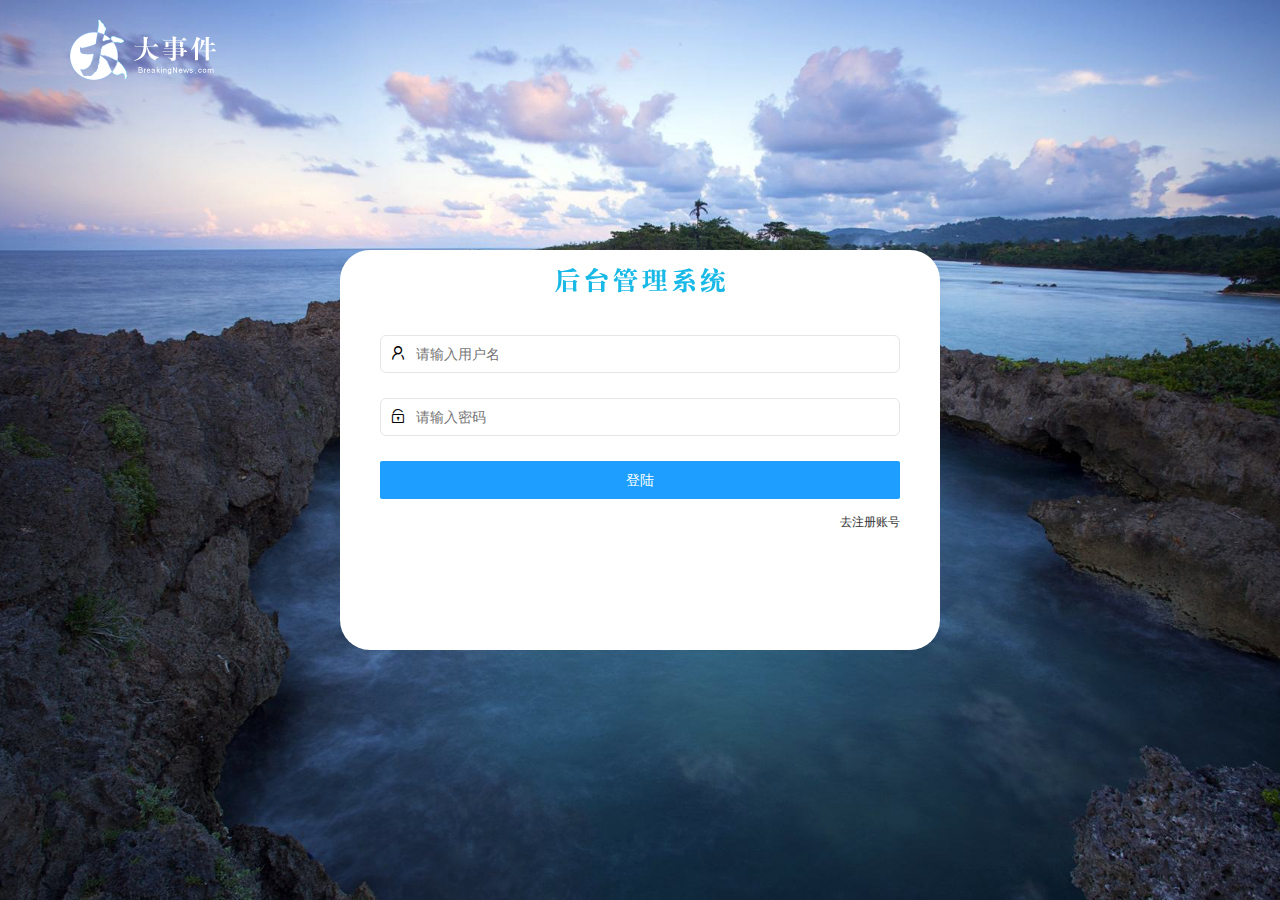
<file: login.html>
<!DOCTYPE html>
<html lang="en">

<head>
    <meta charset="UTF-8">
    <meta name="viewport" content="width=device-width, initial-scale=1.0">
    <title>大事件登陆注册</title>
    <link rel="stylesheet" href="assets/lib/layui/css/layui.css">
    <link rel="stylesheet" href="assets/css/login.css">

</head>

<body>
    <!-- logo图片 -->
    <div class="layui-main">
        <img src="assets/images/logo.png" alt="" />
    </div>

    <!-- 登陆注册区域 -->
    <div class="loginTab">
        <div class="titleBox"></div>
        <!-- 登陆的div -->
        <div class="loginBox">
            <!-- 登陆的表单 -->
            <form class="layui-form" action="" id="form_login">
                <!-- 用户名 -->
                <div class="layui-form-item">
                    <i class="layui-icon layui-icon-username"></i>
                    <input type="text" name="username" required lay-verify="required|username" placeholder="请输入用户名"
                        autocomplete="off" class="layui-input">
                </div>
                <!-- 密码 -->
                <div class="layui-form-item">
                    <i class="layui-icon layui-icon-password"></i>
                    <input type="password" name="password" required lay-verify="required|pass" placeholder="请输入密码"
                        autocomplete="off" class="layui-input">
                </div>
                <!-- 登陆按钮 -->
                <div class="layui-form-item">
                    <button class="layui-btn layui-btn-fluid layui-anim layui-anim-scaleSpring" lay-submit
                        lay-filter="formDemo">登陆</button>
                </div>
                <div class="layui-form-item link">
                    <a href="javascript:;" id="link_reg">去注册账号</a>
                </div>
            </form>
        </div>
        <!-- 注册的div -->
        <div class="regBox">
            <!-- 登陆的表单 -->
            <form class="layui-form" action="" id="form_reg">
                <!-- 用户名 -->
                <div class="layui-form-item">
                    <i class="layui-icon layui-icon-username"></i>
                    <input type="text" name="username" required lay-verify="required|username" placeholder="请输入用户名"
                        autocomplete="off" class="layui-input">
                </div>
                <!-- 密码 -->
                <div class="layui-form-item">
                    <i class="layui-icon layui-icon-password"></i>
                    <input type="text" name="password" required lay-verify="required|pass" placeholder="请输入密码"
                        autocomplete="off" class="layui-input">
                </div>
                <div class="layui-form-item">
                    <i class="layui-icon layui-icon-password"></i>
                    <input type="text" name="repassword" required lay-verify="required|pass|repwd" placeholder="请再次输入密码"
                        autocomplete="off" class="layui-input">
                </div>
                <!-- 登陆按钮 -->
                <div class="layui-form-item">
                    <button class="layui-btn layui-btn-fluid" lay-submit lay-filter="formDemo">注册</button>
                </div>
                <div class="layui-form-item link">
                    <a href="javascript:;" id="link_login">去登陆账号</a>
                </div>
            </form>
        </div>
    </div>
    <script src="assets/lib/jquery.js"></script>
    <script src="assets/js/baseAPI.js"></script>
    <script src="assets/lib/layui/layui.all.js"></script>
    <script src="assets/js/login.js"></script>
</body>

</html>
</file>
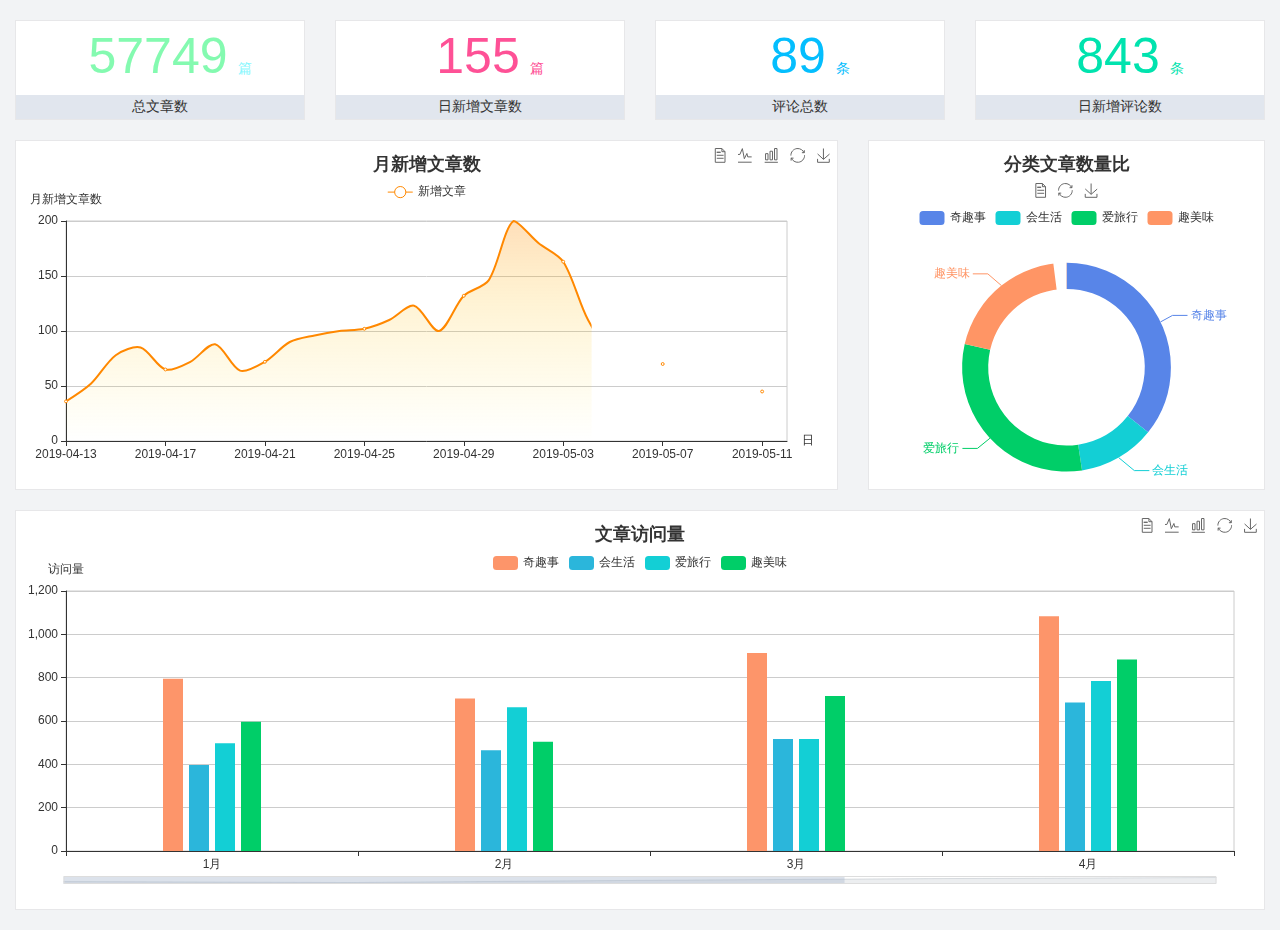
<file: home/dashboard.html>
<!DOCTYPE html>
<html lang="en">

<head>
  <meta charset="UTF-8">
  <meta name="viewport" content="width=device-width, initial-scale=1.0">
  <meta http-equiv="X-UA-Compatible" content="ie=edge">
  <title>图表统计</title>
  <link rel="stylesheet" href="../assets/lib/bootstrap.css" />
  <link rel="stylesheet" href="../assets/lib/main.css" />
  <script src="../assets/lib/jquery.js"></script>
  <script type="text/javascript" src="../assets/lib/echarts.min.js"></script>
</head>

<body>
  <div class="container-fluid">
    <div class="row spannel_list">
      <div class="col-sm-3 col-xs-6">
        <div class="spannel">
          <em>57749</em><span>篇</span>
          <b>总文章数</b>
        </div>
      </div>
      <div class="col-sm-3 col-xs-6">
        <div class="spannel scolor01">
          <em>155</em><span>篇</span>
          <b>日新增文章数</b>
        </div>
      </div>
      <div class="col-sm-3 col-xs-6">
        <div class="spannel scolor02">
          <em>89</em><span>条</span>
          <b>评论总数</b>
        </div>
      </div>
      <div class="col-sm-3 col-xs-6">
        <div class="spannel scolor03">
          <em>843</em><span>条</span>
          <b>日新增评论数</b>
        </div>
      </div>
    </div>
  </div>

  <div class="container-fluid">
    <div class="row curve-pie">
      <div class="col-lg-8 col-md-8">
        <div class="gragh_pannel" id="curve_show"></div>
      </div>
      <div class="col-lg-4 col-md-4">
        <div class="gragh_pannel" id="pie_show"></div>
      </div>
    </div>
  </div>

  <div class="container-fluid">
    <div class="column_pannel" id="column_show"></div>
  </div>

  <script>
    var oChart = echarts.init(document.getElementById('curve_show'));
    var aList_all = [
      { 'count': 36, 'date': '2019-04-13' },
      { 'count': 52, 'date': '2019-04-14' },
      { 'count': 78, 'date': '2019-04-15' },
      { 'count': 85, 'date': '2019-04-16' },
      { 'count': 65, 'date': '2019-04-17' },
      { 'count': 72, 'date': '2019-04-18' },
      { 'count': 88, 'date': '2019-04-19' },
      { 'count': 64, 'date': '2019-04-20' },
      { 'count': 72, 'date': '2019-04-21' },
      { 'count': 90, 'date': '2019-04-22' },
      { 'count': 96, 'date': '2019-04-23' },
      { 'count': 100, 'date': '2019-04-24' },
      { 'count': 102, 'date': '2019-04-25' },
      { 'count': 110, 'date': '2019-04-26' },
      { 'count': 123, 'date': '2019-04-27' },
      { 'count': 100, 'date': '2019-04-28' },
      { 'count': 132, 'date': '2019-04-29' },
      { 'count': 146, 'date': '2019-04-30' },
      { 'count': 200, 'date': '2019-05-01' },
      { 'count': 180, 'date': '2019-05-02' },
      { 'count': 163, 'date': '2019-05-03' },
      { 'count': 110, 'date': '2019-05-04' },
      { 'count': 80, 'date': '2019-05-05' },
      { 'count': 82, 'date': '2019-05-06' },
      { 'count': 70, 'date': '2019-05-07' },
      { 'count': 65, 'date': '2019-05-08' },
      { 'count': 54, 'date': '2019-05-09' },
      { 'count': 40, 'date': '2019-05-10' },
      { 'count': 45, 'date': '2019-05-11' },
      { 'count': 38, 'date': '2019-05-12' },
    ];

    let aCount = [];
    let aDate = [];

    for (var i = 0; i < aList_all.length; i++) {
      aCount.push(aList_all[i].count);
      aDate.push(aList_all[i].date);
    }

    var chartopt = {
      title: {
        text: '月新增文章数',
        left: 'center',
        top: '10'
      },
      tooltip: {
        trigger: 'axis'
      },
      legend: {
        data: ['新增文章'],
        top: '40'
      },
      toolbox: {
        show: true,
        feature: {
          mark: { show: true },
          dataView: { show: true, readOnly: false },
          magicType: { show: true, type: ['line', 'bar'] },
          restore: { show: true },
          saveAsImage: { show: true }
        }
      },
      calculable: true,
      xAxis: [
        {
          name: '日',
          type: 'category',
          boundaryGap: false,
          data: aDate
        }
      ],
      yAxis: [
        {
          name: '月新增文章数',
          type: 'value'
        }
      ],
      series: [
        {
          name: '新增文章',
          type: 'line',
          smooth: true,
          itemStyle: { normal: { areaStyle: { type: 'default' }, color: '#f80' }, lineStyle: { color: '#f80' } },
          data: aCount
        }],
      areaStyle: {
        normal: {
          color: new echarts.graphic.LinearGradient(0, 0, 0, 1, [{
            offset: 0,
            color: 'rgba(255,136,0,0.39)'
          }, {
            offset: .34,
            color: 'rgba(255,180,0,0.25)'
          }, {
            offset: 1,
            color: 'rgba(255,222,0,0.00)'
          }])

        }
      },
      grid: {
        show: true,
        x: 50,
        x2: 50,
        y: 80,
        height: 220
      }
    };

    oChart.setOption(chartopt);


    var oPie = echarts.init(document.getElementById('pie_show'));
    var oPieopt =
    {
      title: {
        top: 10,
        text: '分类文章数量比',
        x: 'center'
      },
      tooltip: {
        trigger: 'item',
        formatter: "{a} <br/>{b} : {c} ({d}%)"
      },
      color: ['#5885e8', '#13cfd5', '#00ce68', '#ff9565'],
      legend: {
        x: 'center',
        top: 65,
        data: ['奇趣事', '会生活', '爱旅行', '趣美味']
      },
      toolbox: {
        show: true,
        x: 'center',
        top: 35,
        feature: {
          mark: { show: true },
          dataView: { show: true, readOnly: false },
          magicType: {
            show: true,
            type: ['pie', 'funnel'],
            option: {
              funnel: {
                x: '25%',
                width: '50%',
                funnelAlign: 'left',
                max: 1548
              }
            }
          },
          restore: { show: true },
          saveAsImage: { show: true }
        }
      },
      calculable: true,
      series: [
        {
          name: '访问来源',
          type: 'pie',
          radius: ['45%', '60%'],
          center: ['50%', '65%'],
          data: [
            { value: 300, name: '奇趣事' },
            { value: 100, name: '会生活' },
            { value: 260, name: '爱旅行' },
            { value: 180, name: '趣美味' }
          ]
        }
      ]
    };
    oPie.setOption(oPieopt);



    var oColumn = this.echarts.init(document.getElementById('column_show'));
    var oColumnopt =
    {
      title: {
        text: '文章访问量',
        left: 'center',
        top: '10'
      },
      tooltip: {
        trigger: 'axis'
      },
      legend: {
        data: ['奇趣事', '会生活', '爱旅行', '趣美味'],
        top: '40'
      },
      toolbox: {
        show: true,
        feature: {
          mark: { show: true },
          dataView: { show: true, readOnly: false },
          magicType: { show: true, type: ['line', 'bar'] },
          restore: { show: true },
          saveAsImage: { show: true }
        }
      },
      calculable: true,
      xAxis: [
        {
          type: 'category',
          data: ['1月', '2月', '3月', '4月', '5月']
        }
      ],
      yAxis: [
        {
          name: '访问量',
          type: 'value'
        }
      ],
      series: [
        {
          name: '奇趣事',
          type: 'bar',
          barWidth: 20,
          itemStyle: {
            normal: { areaStyle: { type: 'default' }, color: '#fd956a' }
          },
          data: [800, 708, 920, 1090, 1200]
        },
        {
          name: '会生活',
          type: 'bar',
          barWidth: 20,
          itemStyle: {
            normal: { areaStyle: { type: 'default' }, color: '#2bb6db' }
          },
          data: [400, 468, 520, 690, 800]
        },
        {
          name: '爱旅行',
          type: 'bar',
          barWidth: 20,
          itemStyle: {
            normal: { areaStyle: { type: 'default' }, color: '#13cfd5' }
          },
          data: [500, 668, 520, 790, 900]
        },
        {
          name: '趣美味',
          type: 'bar',
          barWidth: 20,
          itemStyle: {
            normal: { areaStyle: { type: 'default' }, color: '#00ce68' }
          },
          data: [600, 508, 720, 890, 1000]
        }
      ],
      grid: {
        show: true,
        x: 50,
        x2: 30,
        y: 80,
        height: 260
      },
      dataZoom: [//给x轴设置滚动条
        {
          start: 0,//默认为0
          end: 100 - 1000 / 31,//默认为100
          type: 'slider',
          show: true,
          xAxisIndex: [0],
          handleSize: 0,//滑动条的 左右2个滑动条的大小
          height: 8,//组件高度
          left: 45, //左边的距离
          right: 50,//右边的距离
          bottom: 26,//右边的距离
          handleColor: '#ddd',//h滑动图标的颜色
          handleStyle: {
            borderColor: "#cacaca",
            borderWidth: "1",
            shadowBlur: 2,
            background: "#ddd",
            shadowColor: "#ddd",
          }
        }]
    };
    oColumn.setOption(oColumnopt);
  </script>
</body>

</html>
</file>
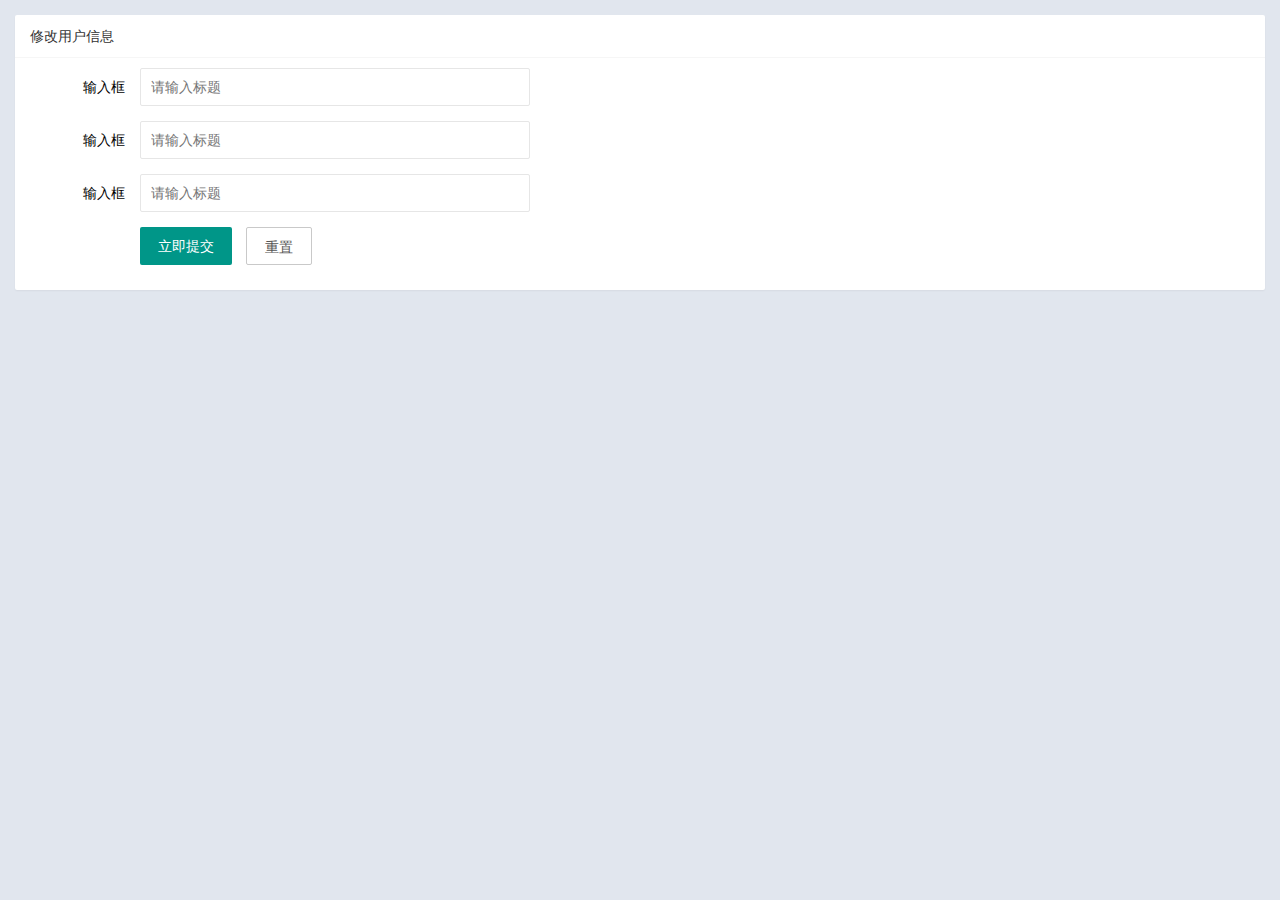
<file: user/user.html>
<link rel="stylesheet" href="../assets/lib/layui/css/layui.css">
<link rel="stylesheet" href="../assets/css/user/user.css">

<body>
    <div class="layui-card">
        <div class="layui-card-header">修改用户信息</div>
        <div class="layui-card-body">
            <form class="layui-form" action="">
                <div class="layui-form-item">
                    <label class="layui-form-label">输入框</label>
                    <div class="layui-input-block">
                        <input type="text" name="title" required lay-verify="required" placeholder="请输入标题"
                            autocomplete="off" class="layui-input">
                    </div>
                </div>
                <div class="layui-form-item">
                    <label class="layui-form-label">输入框</label>
                    <div class="layui-input-block">
                        <input type="text" name="title" required lay-verify="required" placeholder="请输入标题"
                            autocomplete="off" class="layui-input">
                    </div>
                </div>
                <div class="layui-form-item">
                    <label class="layui-form-label">输入框</label>
                    <div class="layui-input-block">
                        <input type="text" name="title" required lay-verify="required" placeholder="请输入标题"
                            autocomplete="off" class="layui-input">
                    </div>
                </div>
                <div class="layui-form-item">
                    <div class="layui-input-block">
                        <button class="layui-btn" lay-submit lay-filter="formDemo">立即提交</button>
                        <button type="reset" class="layui-btn layui-btn-primary">重置</button>
                    </div>
                </div>
            </form>

        </div>
    </div>
</body>
</file>
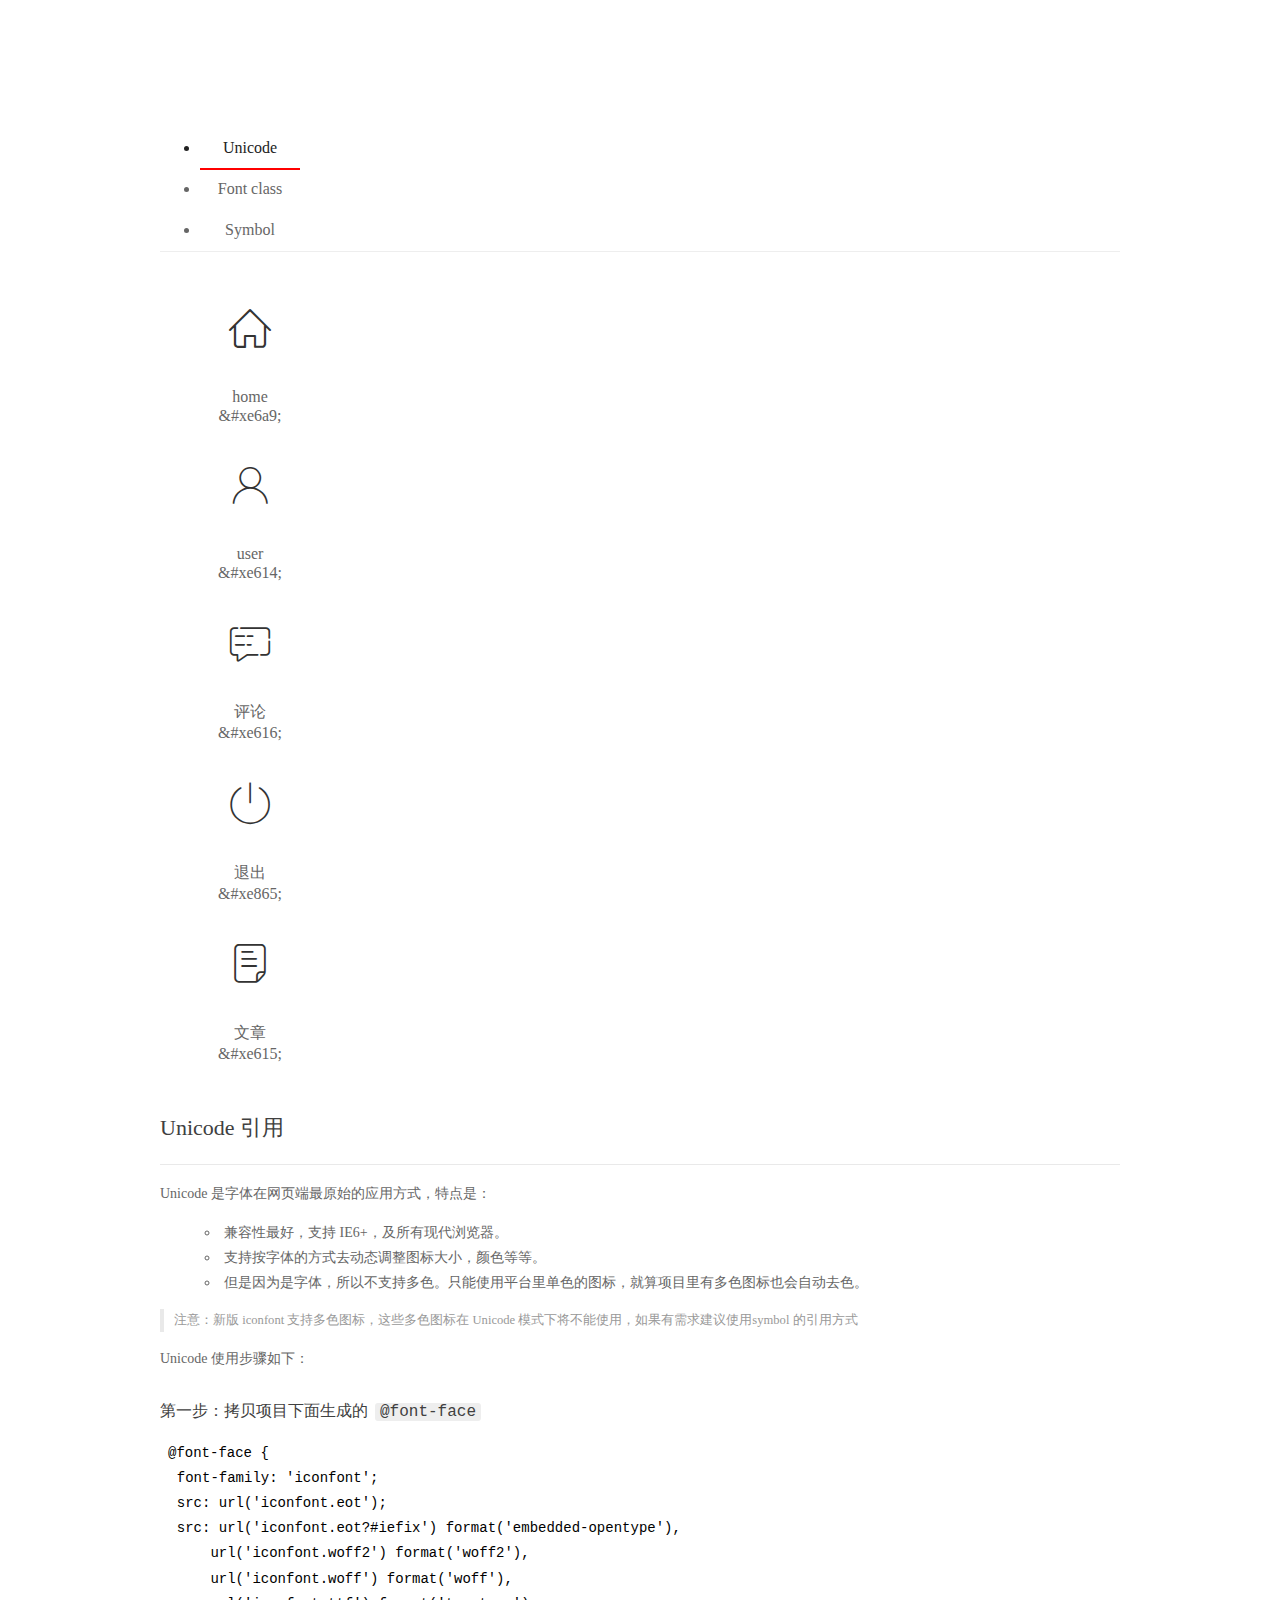
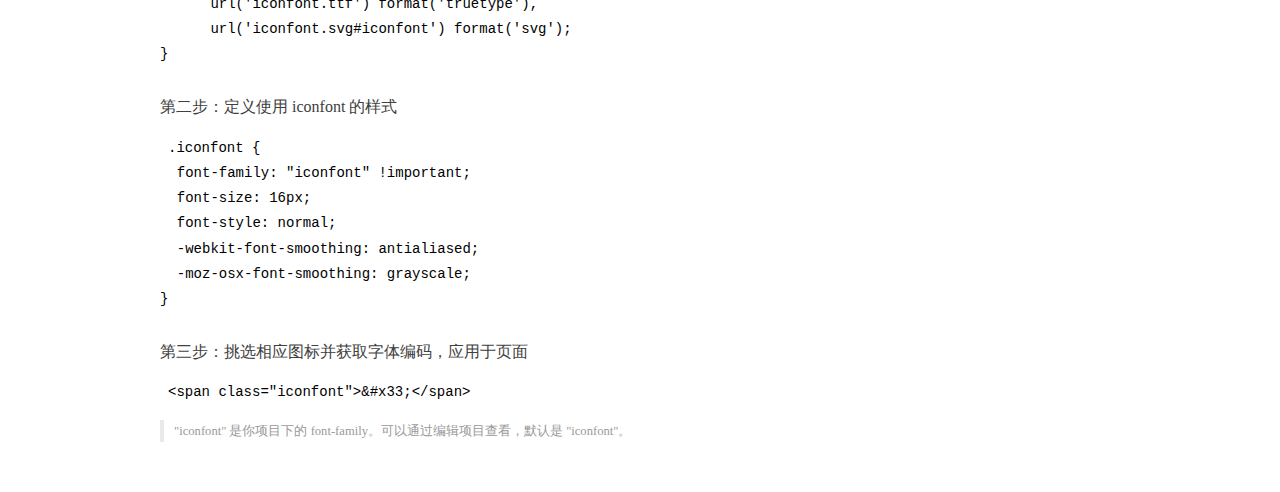
<file: assets/fonts/demo_index.html>
<!DOCTYPE html>
<html>
<head>
  <meta charset="utf-8"/>
  <title>IconFont Demo</title>
  <link rel="shortcut icon" href="https://gtms04.alicdn.com/tps/i4/TB1_oz6GVXXXXaFXpXXJDFnIXXX-64-64.ico" type="image/x-icon"/>
  <link rel="stylesheet" href="https://g.alicdn.com/thx/cube/1.3.2/cube.min.css">
  <link rel="stylesheet" href="demo.css">
  <link rel="stylesheet" href="iconfont.css">
  <script src="iconfont.js"></script>
  <!-- jQuery -->
  <script src="https://a1.alicdn.com/oss/uploads/2018/12/26/7bfddb60-08e8-11e9-9b04-53e73bb6408b.js"></script>
  <!-- 代码高亮 -->
  <script src="https://a1.alicdn.com/oss/uploads/2018/12/26/a3f714d0-08e6-11e9-8a15-ebf944d7534c.js"></script>
</head>
<body>
  <div class="main">
    <h1 class="logo"><a href="https://www.iconfont.cn/" title="iconfont 首页" target="_blank">&#xe86b;</a></h1>
    <div class="nav-tabs">
      <ul id="tabs" class="dib-box">
        <li class="dib active"><span>Unicode</span></li>
        <li class="dib"><span>Font class</span></li>
        <li class="dib"><span>Symbol</span></li>
      </ul>
      
    </div>
    <div class="tab-container">
      <div class="content unicode" style="display: block;">
          <ul class="icon_lists dib-box">
          
            <li class="dib">
              <span class="icon iconfont">&#xe6a9;</span>
                <div class="name">home</div>
                <div class="code-name">&amp;#xe6a9;</div>
              </li>
          
            <li class="dib">
              <span class="icon iconfont">&#xe614;</span>
                <div class="name">user</div>
                <div class="code-name">&amp;#xe614;</div>
              </li>
          
            <li class="dib">
              <span class="icon iconfont">&#xe616;</span>
                <div class="name">评论</div>
                <div class="code-name">&amp;#xe616;</div>
              </li>
          
            <li class="dib">
              <span class="icon iconfont">&#xe865;</span>
                <div class="name">退出</div>
                <div class="code-name">&amp;#xe865;</div>
              </li>
          
            <li class="dib">
              <span class="icon iconfont">&#xe615;</span>
                <div class="name">文章</div>
                <div class="code-name">&amp;#xe615;</div>
              </li>
          
          </ul>
          <div class="article markdown">
          <h2 id="unicode-">Unicode 引用</h2>
          <hr>

          <p>Unicode 是字体在网页端最原始的应用方式，特点是：</p>
          <ul>
            <li>兼容性最好，支持 IE6+，及所有现代浏览器。</li>
            <li>支持按字体的方式去动态调整图标大小，颜色等等。</li>
            <li>但是因为是字体，所以不支持多色。只能使用平台里单色的图标，就算项目里有多色图标也会自动去色。</li>
          </ul>
          <blockquote>
            <p>注意：新版 iconfont 支持多色图标，这些多色图标在 Unicode 模式下将不能使用，如果有需求建议使用symbol 的引用方式</p>
          </blockquote>
          <p>Unicode 使用步骤如下：</p>
          <h3 id="-font-face">第一步：拷贝项目下面生成的 <code>@font-face</code></h3>
<pre><code class="language-css"
>@font-face {
  font-family: 'iconfont';
  src: url('iconfont.eot');
  src: url('iconfont.eot?#iefix') format('embedded-opentype'),
      url('iconfont.woff2') format('woff2'),
      url('iconfont.woff') format('woff'),
      url('iconfont.ttf') format('truetype'),
      url('iconfont.svg#iconfont') format('svg');
}
</code></pre>
          <h3 id="-iconfont-">第二步：定义使用 iconfont 的样式</h3>
<pre><code class="language-css"
>.iconfont {
  font-family: "iconfont" !important;
  font-size: 16px;
  font-style: normal;
  -webkit-font-smoothing: antialiased;
  -moz-osx-font-smoothing: grayscale;
}
</code></pre>
          <h3 id="-">第三步：挑选相应图标并获取字体编码，应用于页面</h3>
<pre>
<code class="language-html"
>&lt;span class="iconfont"&gt;&amp;#x33;&lt;/span&gt;
</code></pre>
          <blockquote>
            <p>"iconfont" 是你项目下的 font-family。可以通过编辑项目查看，默认是 "iconfont"。</p>
          </blockquote>
          </div>
      </div>
      <div class="content font-class">
        <ul class="icon_lists dib-box">
          
          <li class="dib">
            <span class="icon iconfont icon-home"></span>
            <div class="name">
              home
            </div>
            <div class="code-name">.icon-home
            </div>
          </li>
          
          <li class="dib">
            <span class="icon iconfont icon-user"></span>
            <div class="name">
              user
            </div>
            <div class="code-name">.icon-user
            </div>
          </li>
          
          <li class="dib">
            <span class="icon iconfont icon-pinglun"></span>
            <div class="name">
              评论
            </div>
            <div class="code-name">.icon-pinglun
            </div>
          </li>
          
          <li class="dib">
            <span class="icon iconfont icon-tuichu"></span>
            <div class="name">
              退出
            </div>
            <div class="code-name">.icon-tuichu
            </div>
          </li>
          
          <li class="dib">
            <span class="icon iconfont icon-16"></span>
            <div class="name">
              文章
            </div>
            <div class="code-name">.icon-16
            </div>
          </li>
          
        </ul>
        <div class="article markdown">
        <h2 id="font-class-">font-class 引用</h2>
        <hr>

        <p>font-class 是 Unicode 使用方式的一种变种，主要是解决 Unicode 书写不直观，语意不明确的问题。</p>
        <p>与 Unicode 使用方式相比，具有如下特点：</p>
        <ul>
          <li>兼容性良好，支持 IE8+，及所有现代浏览器。</li>
          <li>相比于 Unicode 语意明确，书写更直观。可以很容易分辨这个 icon 是什么。</li>
          <li>因为使用 class 来定义图标，所以当要替换图标时，只需要修改 class 里面的 Unicode 引用。</li>
          <li>不过因为本质上还是使用的字体，所以多色图标还是不支持的。</li>
        </ul>
        <p>使用步骤如下：</p>
        <h3 id="-fontclass-">第一步：引入项目下面生成的 fontclass 代码：</h3>
<pre><code class="language-html">&lt;link rel="stylesheet" href="./iconfont.css"&gt;
</code></pre>
        <h3 id="-">第二步：挑选相应图标并获取类名，应用于页面：</h3>
<pre><code class="language-html">&lt;span class="iconfont icon-xxx"&gt;&lt;/span&gt;
</code></pre>
        <blockquote>
          <p>"
            iconfont" 是你项目下的 font-family。可以通过编辑项目查看，默认是 "iconfont"。</p>
        </blockquote>
      </div>
      </div>
      <div class="content symbol">
          <ul class="icon_lists dib-box">
          
            <li class="dib">
                <svg class="icon svg-icon" aria-hidden="true">
                  <use xlink:href="#icon-home"></use>
                </svg>
                <div class="name">home</div>
                <div class="code-name">#icon-home</div>
            </li>
          
            <li class="dib">
                <svg class="icon svg-icon" aria-hidden="true">
                  <use xlink:href="#icon-user"></use>
                </svg>
                <div class="name">user</div>
                <div class="code-name">#icon-user</div>
            </li>
          
            <li class="dib">
                <svg class="icon svg-icon" aria-hidden="true">
                  <use xlink:href="#icon-pinglun"></use>
                </svg>
                <div class="name">评论</div>
                <div class="code-name">#icon-pinglun</div>
            </li>
          
            <li class="dib">
                <svg class="icon svg-icon" aria-hidden="true">
                  <use xlink:href="#icon-tuichu"></use>
                </svg>
                <div class="name">退出</div>
                <div class="code-name">#icon-tuichu</div>
            </li>
          
            <li class="dib">
                <svg class="icon svg-icon" aria-hidden="true">
                  <use xlink:href="#icon-16"></use>
                </svg>
                <div class="name">文章</div>
                <div class="code-name">#icon-16</div>
            </li>
          
          </ul>
          <div class="article markdown">
          <h2 id="symbol-">Symbol 引用</h2>
          <hr>

          <p>这是一种全新的使用方式，应该说这才是未来的主流，也是平台目前推荐的用法。相关介绍可以参考这篇<a href="">文章</a>
            这种用法其实是做了一个 SVG 的集合，与另外两种相比具有如下特点：</p>
          <ul>
            <li>支持多色图标了，不再受单色限制。</li>
            <li>通过一些技巧，支持像字体那样，通过 <code>font-size</code>, <code>color</code> 来调整样式。</li>
            <li>兼容性较差，支持 IE9+，及现代浏览器。</li>
            <li>浏览器渲染 SVG 的性能一般，还不如 png。</li>
          </ul>
          <p>使用步骤如下：</p>
          <h3 id="-symbol-">第一步：引入项目下面生成的 symbol 代码：</h3>
<pre><code class="language-html">&lt;script src="./iconfont.js"&gt;&lt;/script&gt;
</code></pre>
          <h3 id="-css-">第二步：加入通用 CSS 代码（引入一次就行）：</h3>
<pre><code class="language-html">&lt;style&gt;
.icon {
  width: 1em;
  height: 1em;
  vertical-align: -0.15em;
  fill: currentColor;
  overflow: hidden;
}
&lt;/style&gt;
</code></pre>
          <h3 id="-">第三步：挑选相应图标并获取类名，应用于页面：</h3>
<pre><code class="language-html">&lt;svg class="icon" aria-hidden="true"&gt;
  &lt;use xlink:href="#icon-xxx"&gt;&lt;/use&gt;
&lt;/svg&gt;
</code></pre>
          </div>
      </div>

    </div>
  </div>
  <script>
  $(document).ready(function () {
      $('.tab-container .content:first').show()

      $('#tabs li').click(function (e) {
        var tabContent = $('.tab-container .content')
        var index = $(this).index()

        if ($(this).hasClass('active')) {
          return
        } else {
          $('#tabs li').removeClass('active')
          $(this).addClass('active')

          tabContent.hide().eq(index).fadeIn()
        }
      })
    })
  </script>
</body>
</html>
</file>
<file: assets/lib/layui/css/layui.css>
/** layui-v2.5.5 MIT License By https://www.layui.com */
 .layui-inline,img{display:inline-block;vertical-align:middle}h1,h2,h3,h4,h5,h6{font-weight:400}.layui-edge,.layui-header,.layui-inline,.layui-main{position:relative}.layui-body,.layui-edge,.layui-elip{overflow:hidden}.layui-btn,.layui-edge,.layui-inline,img{vertical-align:middle}.layui-btn,.layui-disabled,.layui-icon,.layui-unselect{-moz-user-select:none;-webkit-user-select:none;-ms-user-select:none}.layui-elip,.layui-form-checkbox span,.layui-form-pane .layui-form-label{text-overflow:ellipsis;white-space:nowrap}.layui-breadcrumb,.layui-tree-btnGroup{visibility:hidden}blockquote,body,button,dd,div,dl,dt,form,h1,h2,h3,h4,h5,h6,input,li,ol,p,pre,td,textarea,th,ul{margin:0;padding:0;-webkit-tap-highlight-color:rgba(0,0,0,0)}a:active,a:hover{outline:0}img{border:none}li{list-style:none}table{border-collapse:collapse;border-spacing:0}h4,h5,h6{font-size:100%}button,input,optgroup,option,select,textarea{font-family:inherit;font-size:inherit;font-style:inherit;font-weight:inherit;outline:0}pre{white-space:pre-wrap;white-space:-moz-pre-wrap;white-space:-pre-wrap;white-space:-o-pre-wrap;word-wrap:break-word}body{line-height:24px;font:14px Helvetica Neue,Helvetica,PingFang SC,Tahoma,Arial,sans-serif}hr{height:1px;margin:10px 0;border:0;clear:both}a{color:#333;text-decoration:none}a:hover{color:#777}a cite{font-style:normal;*cursor:pointer}.layui-border-box,.layui-border-box *{box-sizing:border-box}.layui-box,.layui-box *{box-sizing:content-box}.layui-clear{clear:both;*zoom:1}.layui-clear:after{content:'\20';clear:both;*zoom:1;display:block;height:0}.layui-inline{*display:inline;*zoom:1}.layui-edge{display:inline-block;width:0;height:0;border-width:6px;border-style:dashed;border-color:transparent}.layui-edge-top{top:-4px;border-bottom-color:#999;border-bottom-style:solid}.layui-edge-right{border-left-color:#999;border-left-style:solid}.layui-edge-bottom{top:2px;border-top-color:#999;border-top-style:solid}.layui-edge-left{border-right-color:#999;border-right-style:solid}.layui-disabled,.layui-disabled:hover{color:#d2d2d2!important;cursor:not-allowed!important}.layui-circle{border-radius:100%}.layui-show{display:block!important}.layui-hide{display:none!important}@font-face{font-family:layui-icon;src:url(../font/iconfont.eot?v=250);src:url(../font/iconfont.eot?v=250#iefix) format('embedded-opentype'),url(../font/iconfont.woff2?v=250) format('woff2'),url(../font/iconfont.woff?v=250) format('woff'),url(../font/iconfont.ttf?v=250) format('truetype'),url(../font/iconfont.svg?v=250#layui-icon) format('svg')}.layui-icon{font-family:layui-icon!important;font-size:16px;font-style:normal;-webkit-font-smoothing:antialiased;-moz-osx-font-smoothing:grayscale}.layui-icon-reply-fill:before{content:"\e611"}.layui-icon-set-fill:before{content:"\e614"}.layui-icon-menu-fill:before{content:"\e60f"}.layui-icon-search:before{content:"\e615"}.layui-icon-share:before{content:"\e641"}.layui-icon-set-sm:before{content:"\e620"}.layui-icon-engine:before{content:"\e628"}.layui-icon-close:before{content:"\1006"}.layui-icon-close-fill:before{content:"\1007"}.layui-icon-chart-screen:before{content:"\e629"}.layui-icon-star:before{content:"\e600"}.layui-icon-circle-dot:before{content:"\e617"}.layui-icon-chat:before{content:"\e606"}.layui-icon-release:before{content:"\e609"}.layui-icon-list:before{content:"\e60a"}.layui-icon-chart:before{content:"\e62c"}.layui-icon-ok-circle:before{content:"\1005"}.layui-icon-layim-theme:before{content:"\e61b"}.layui-icon-table:before{content:"\e62d"}.layui-icon-right:before{content:"\e602"}.layui-icon-left:before{content:"\e603"}.layui-icon-cart-simple:before{content:"\e698"}.layui-icon-face-cry:before{content:"\e69c"}.layui-icon-face-smile:before{content:"\e6af"}.layui-icon-survey:before{content:"\e6b2"}.layui-icon-tree:before{content:"\e62e"}.layui-icon-upload-circle:before{content:"\e62f"}.layui-icon-add-circle:before{content:"\e61f"}.layui-icon-download-circle:before{content:"\e601"}.layui-icon-templeate-1:before{content:"\e630"}.layui-icon-util:before{content:"\e631"}.layui-icon-face-surprised:before{content:"\e664"}.layui-icon-edit:before{content:"\e642"}.layui-icon-speaker:before{content:"\e645"}.layui-icon-down:before{content:"\e61a"}.layui-icon-file:before{content:"\e621"}.layui-icon-layouts:before{content:"\e632"}.layui-icon-rate-half:before{content:"\e6c9"}.layui-icon-add-circle-fine:before{content:"\e608"}.layui-icon-prev-circle:before{content:"\e633"}.layui-icon-read:before{content:"\e705"}.layui-icon-404:before{content:"\e61c"}.layui-icon-carousel:before{content:"\e634"}.layui-icon-help:before{content:"\e607"}.layui-icon-code-circle:before{content:"\e635"}.layui-icon-water:before{content:"\e636"}.layui-icon-username:before{content:"\e66f"}.layui-icon-find-fill:before{content:"\e670"}.layui-icon-about:before{content:"\e60b"}.layui-icon-location:before{content:"\e715"}.layui-icon-up:before{content:"\e619"}.layui-icon-pause:before{content:"\e651"}.layui-icon-date:before{content:"\e637"}.layui-icon-layim-uploadfile:before{content:"\e61d"}.layui-icon-delete:before{content:"\e640"}.layui-icon-play:before{content:"\e652"}.layui-icon-top:before{content:"\e604"}.layui-icon-friends:before{content:"\e612"}.layui-icon-refresh-3:before{content:"\e9aa"}.layui-icon-ok:before{content:"\e605"}.layui-icon-layer:before{content:"\e638"}.layui-icon-face-smile-fine:before{content:"\e60c"}.layui-icon-dollar:before{content:"\e659"}.layui-icon-group:before{content:"\e613"}.layui-icon-layim-download:before{content:"\e61e"}.layui-icon-picture-fine:before{content:"\e60d"}.layui-icon-link:before{content:"\e64c"}.layui-icon-diamond:before{content:"\e735"}.layui-icon-log:before{content:"\e60e"}.layui-icon-rate-solid:before{content:"\e67a"}.layui-icon-fonts-del:before{content:"\e64f"}.layui-icon-unlink:before{content:"\e64d"}.layui-icon-fonts-clear:before{content:"\e639"}.layui-icon-triangle-r:before{content:"\e623"}.layui-icon-circle:before{content:"\e63f"}.layui-icon-radio:before{content:"\e643"}.layui-icon-align-center:before{content:"\e647"}.layui-icon-align-right:before{content:"\e648"}.layui-icon-align-left:before{content:"\e649"}.layui-icon-loading-1:before{content:"\e63e"}.layui-icon-return:before{content:"\e65c"}.layui-icon-fonts-strong:before{content:"\e62b"}.layui-icon-upload:before{content:"\e67c"}.layui-icon-dialogue:before{content:"\e63a"}.layui-icon-video:before{content:"\e6ed"}.layui-icon-headset:before{content:"\e6fc"}.layui-icon-cellphone-fine:before{content:"\e63b"}.layui-icon-add-1:before{content:"\e654"}.layui-icon-face-smile-b:before{content:"\e650"}.layui-icon-fonts-html:before{content:"\e64b"}.layui-icon-form:before{content:"\e63c"}.layui-icon-cart:before{content:"\e657"}.layui-icon-camera-fill:before{content:"\e65d"}.layui-icon-tabs:before{content:"\e62a"}.layui-icon-fonts-code:before{content:"\e64e"}.layui-icon-fire:before{content:"\e756"}.layui-icon-set:before{content:"\e716"}.layui-icon-fonts-u:before{content:"\e646"}.layui-icon-triangle-d:before{content:"\e625"}.layui-icon-tips:before{content:"\e702"}.layui-icon-picture:before{content:"\e64a"}.layui-icon-more-vertical:before{content:"\e671"}.layui-icon-flag:before{content:"\e66c"}.layui-icon-loading:before{content:"\e63d"}.layui-icon-fonts-i:before{content:"\e644"}.layui-icon-refresh-1:before{content:"\e666"}.layui-icon-rmb:before{content:"\e65e"}.layui-icon-home:before{content:"\e68e"}.layui-icon-user:before{content:"\e770"}.layui-icon-notice:before{content:"\e667"}.layui-icon-login-weibo:before{content:"\e675"}.layui-icon-voice:before{content:"\e688"}.layui-icon-upload-drag:before{content:"\e681"}.layui-icon-login-qq:before{content:"\e676"}.layui-icon-snowflake:before{content:"\e6b1"}.layui-icon-file-b:before{content:"\e655"}.layui-icon-template:before{content:"\e663"}.layui-icon-auz:before{content:"\e672"}.layui-icon-console:before{content:"\e665"}.layui-icon-app:before{content:"\e653"}.layui-icon-prev:before{content:"\e65a"}.layui-icon-website:before{content:"\e7ae"}.layui-icon-next:before{content:"\e65b"}.layui-icon-component:before{content:"\e857"}.layui-icon-more:before{content:"\e65f"}.layui-icon-login-wechat:before{content:"\e677"}.layui-icon-shrink-right:before{content:"\e668"}.layui-icon-spread-left:before{content:"\e66b"}.layui-icon-camera:before{content:"\e660"}.layui-icon-note:before{content:"\e66e"}.layui-icon-refresh:before{content:"\e669"}.layui-icon-female:before{content:"\e661"}.layui-icon-male:before{content:"\e662"}.layui-icon-password:before{content:"\e673"}.layui-icon-senior:before{content:"\e674"}.layui-icon-theme:before{content:"\e66a"}.layui-icon-tread:before{content:"\e6c5"}.layui-icon-praise:before{content:"\e6c6"}.layui-icon-star-fill:before{content:"\e658"}.layui-icon-rate:before{content:"\e67b"}.layui-icon-template-1:before{content:"\e656"}.layui-icon-vercode:before{content:"\e679"}.layui-icon-cellphone:before{content:"\e678"}.layui-icon-screen-full:before{content:"\e622"}.layui-icon-screen-restore:before{content:"\e758"}.layui-icon-cols:before{content:"\e610"}.layui-icon-export:before{content:"\e67d"}.layui-icon-print:before{content:"\e66d"}.layui-icon-slider:before{content:"\e714"}.layui-icon-addition:before{content:"\e624"}.layui-icon-subtraction:before{content:"\e67e"}.layui-icon-service:before{content:"\e626"}.layui-icon-transfer:before{content:"\e691"}.layui-main{width:1140px;margin:0 auto}.layui-header{z-index:1000;height:60px}.layui-header a:hover{transition:all .5s;-webkit-transition:all .5s}.layui-side{position:fixed;left:0;top:0;bottom:0;z-index:999;width:200px;overflow-x:hidden}.layui-side-scroll{position:relative;width:220px;height:100%;overflow-x:hidden}.layui-body{position:absolute;left:200px;right:0;top:0;bottom:0;z-index:998;width:auto;overflow-y:auto;box-sizing:border-box}.layui-layout-body{overflow:hidden}.layui-layout-admin .layui-header{background-color:#23262E}.layui-layout-admin .layui-side{top:60px;width:200px;overflow-x:hidden}.layui-layout-admin .layui-body{position:fixed;top:60px;bottom:44px}.layui-layout-admin .layui-main{width:auto;margin:0 15px}.layui-layout-admin .layui-footer{position:fixed;left:200px;right:0;bottom:0;height:44px;line-height:44px;padding:0 15px;background-color:#eee}.layui-layout-admin .layui-logo{position:absolute;left:0;top:0;width:200px;height:100%;line-height:60px;text-align:center;color:#009688;font-size:16px}.layui-layout-admin .layui-header .layui-nav{background:0 0}.layui-layout-left{position:absolute!important;left:200px;top:0}.layui-layout-right{position:absolute!important;right:0;top:0}.layui-container{position:relative;margin:0 auto;padding:0 15px;box-sizing:border-box}.layui-fluid{position:relative;margin:0 auto;padding:0 15px}.layui-row:after,.layui-row:before{content:'';display:block;clear:both}.layui-col-lg1,.layui-col-lg10,.layui-col-lg11,.layui-col-lg12,.layui-col-lg2,.layui-col-lg3,.layui-col-lg4,.layui-col-lg5,.layui-col-lg6,.layui-col-lg7,.layui-col-lg8,.layui-col-lg9,.layui-col-md1,.layui-col-md10,.layui-col-md11,.layui-col-md12,.layui-col-md2,.layui-col-md3,.layui-col-md4,.layui-col-md5,.layui-col-md6,.layui-col-md7,.layui-col-md8,.layui-col-md9,.layui-col-sm1,.layui-col-sm10,.layui-col-sm11,.layui-col-sm12,.layui-col-sm2,.layui-col-sm3,.layui-col-sm4,.layui-col-sm5,.layui-col-sm6,.layui-col-sm7,.layui-col-sm8,.layui-col-sm9,.layui-col-xs1,.layui-col-xs10,.layui-col-xs11,.layui-col-xs12,.layui-col-xs2,.layui-col-xs3,.layui-col-xs4,.layui-col-xs5,.layui-col-xs6,.layui-col-xs7,.layui-col-xs8,.layui-col-xs9{position:relative;display:block;box-sizing:border-box}.layui-col-xs1,.layui-col-xs10,.layui-col-xs11,.layui-col-xs12,.layui-col-xs2,.layui-col-xs3,.layui-col-xs4,.layui-col-xs5,.layui-col-xs6,.layui-col-xs7,.layui-col-xs8,.layui-col-xs9{float:left}.layui-col-xs1{width:8.33333333%}.layui-col-xs2{width:16.66666667%}.layui-col-xs3{width:25%}.layui-col-xs4{width:33.33333333%}.layui-col-xs5{width:41.66666667%}.layui-col-xs6{width:50%}.layui-col-xs7{width:58.33333333%}.layui-col-xs8{width:66.66666667%}.layui-col-xs9{width:75%}.layui-col-xs10{width:83.33333333%}.layui-col-xs11{width:91.66666667%}.layui-col-xs12{width:100%}.layui-col-xs-offset1{margin-left:8.33333333%}.layui-col-xs-offset2{margin-left:16.66666667%}.layui-col-xs-offset3{margin-left:25%}.layui-col-xs-offset4{margin-left:33.33333333%}.layui-col-xs-offset5{margin-left:41.66666667%}.layui-col-xs-offset6{margin-left:50%}.layui-col-xs-offset7{margin-left:58.33333333%}.layui-col-xs-offset8{margin-left:66.66666667%}.layui-col-xs-offset9{margin-left:75%}.layui-col-xs-offset10{margin-left:83.33333333%}.layui-col-xs-offset11{margin-left:91.66666667%}.layui-col-xs-offset12{margin-left:100%}@media screen and (max-width:768px){.layui-hide-xs{display:none!important}.layui-show-xs-block{display:block!important}.layui-show-xs-inline{display:inline!important}.layui-show-xs-inline-block{display:inline-block!important}}@media screen and (min-width:768px){.layui-container{width:750px}.layui-hide-sm{display:none!important}.layui-show-sm-block{display:block!important}.layui-show-sm-inline{display:inline!important}.layui-show-sm-inline-block{display:inline-block!important}.layui-col-sm1,.layui-col-sm10,.layui-col-sm11,.layui-col-sm12,.layui-col-sm2,.layui-col-sm3,.layui-col-sm4,.layui-col-sm5,.layui-col-sm6,.layui-col-sm7,.layui-col-sm8,.layui-col-sm9{float:left}.layui-col-sm1{width:8.33333333%}.layui-col-sm2{width:16.66666667%}.layui-col-sm3{width:25%}.layui-col-sm4{width:33.33333333%}.layui-col-sm5{width:41.66666667%}.layui-col-sm6{width:50%}.layui-col-sm7{width:58.33333333%}.layui-col-sm8{width:66.66666667%}.layui-col-sm9{width:75%}.layui-col-sm10{width:83.33333333%}.layui-col-sm11{width:91.66666667%}.layui-col-sm12{width:100%}.layui-col-sm-offset1{margin-left:8.33333333%}.layui-col-sm-offset2{margin-left:16.66666667%}.layui-col-sm-offset3{margin-left:25%}.layui-col-sm-offset4{margin-left:33.33333333%}.layui-col-sm-offset5{margin-left:41.66666667%}.layui-col-sm-offset6{margin-left:50%}.layui-col-sm-offset7{margin-left:58.33333333%}.layui-col-sm-offset8{margin-left:66.66666667%}.layui-col-sm-offset9{margin-left:75%}.layui-col-sm-offset10{margin-left:83.33333333%}.layui-col-sm-offset11{margin-left:91.66666667%}.layui-col-sm-offset12{margin-left:100%}}@media screen and (min-width:992px){.layui-container{width:970px}.layui-hide-md{display:none!important}.layui-show-md-block{display:block!important}.layui-show-md-inline{display:inline!important}.layui-show-md-inline-block{display:inline-block!important}.layui-col-md1,.layui-col-md10,.layui-col-md11,.layui-col-md12,.layui-col-md2,.layui-col-md3,.layui-col-md4,.layui-col-md5,.layui-col-md6,.layui-col-md7,.layui-col-md8,.layui-col-md9{float:left}.layui-col-md1{width:8.33333333%}.layui-col-md2{width:16.66666667%}.layui-col-md3{width:25%}.layui-col-md4{width:33.33333333%}.layui-col-md5{width:41.66666667%}.layui-col-md6{width:50%}.layui-col-md7{width:58.33333333%}.layui-col-md8{width:66.66666667%}.layui-col-md9{width:75%}.layui-col-md10{width:83.33333333%}.layui-col-md11{width:91.66666667%}.layui-col-md12{width:100%}.layui-col-md-offset1{margin-left:8.33333333%}.layui-col-md-offset2{margin-left:16.66666667%}.layui-col-md-offset3{margin-left:25%}.layui-col-md-offset4{margin-left:33.33333333%}.layui-col-md-offset5{margin-left:41.66666667%}.layui-col-md-offset6{margin-left:50%}.layui-col-md-offset7{margin-left:58.33333333%}.layui-col-md-offset8{margin-left:66.66666667%}.layui-col-md-offset9{margin-left:75%}.layui-col-md-offset10{margin-left:83.33333333%}.layui-col-md-offset11{margin-left:91.66666667%}.layui-col-md-offset12{margin-left:100%}}@media screen and (min-width:1200px){.layui-container{width:1170px}.layui-hide-lg{display:none!important}.layui-show-lg-block{display:block!important}.layui-show-lg-inline{display:inline!important}.layui-show-lg-inline-block{display:inline-block!important}.layui-col-lg1,.layui-col-lg10,.layui-col-lg11,.layui-col-lg12,.layui-col-lg2,.layui-col-lg3,.layui-col-lg4,.layui-col-lg5,.layui-col-lg6,.layui-col-lg7,.layui-col-lg8,.layui-col-lg9{float:left}.layui-col-lg1{width:8.33333333%}.layui-col-lg2{width:16.66666667%}.layui-col-lg3{width:25%}.layui-col-lg4{width:33.33333333%}.layui-col-lg5{width:41.66666667%}.layui-col-lg6{width:50%}.layui-col-lg7{width:58.33333333%}.layui-col-lg8{width:66.66666667%}.layui-col-lg9{width:75%}.layui-col-lg10{width:83.33333333%}.layui-col-lg11{width:91.66666667%}.layui-col-lg12{width:100%}.layui-col-lg-offset1{margin-left:8.33333333%}.layui-col-lg-offset2{margin-left:16.66666667%}.layui-col-lg-offset3{margin-left:25%}.layui-col-lg-offset4{margin-left:33.33333333%}.layui-col-lg-offset5{margin-left:41.66666667%}.layui-col-lg-offset6{margin-left:50%}.layui-col-lg-offset7{margin-left:58.33333333%}.layui-col-lg-offset8{margin-left:66.66666667%}.layui-col-lg-offset9{margin-left:75%}.layui-col-lg-offset10{margin-left:83.33333333%}.layui-col-lg-offset11{margin-left:91.66666667%}.layui-col-lg-offset12{margin-left:100%}}.layui-col-space1{margin:-.5px}.layui-col-space1>*{padding:.5px}.layui-col-space3{margin:-1.5px}.layui-col-space3>*{padding:1.5px}.layui-col-space5{margin:-2.5px}.layui-col-space5>*{padding:2.5px}.layui-col-space8{margin:-3.5px}.layui-col-space8>*{padding:3.5px}.layui-col-space10{margin:-5px}.layui-col-space10>*{padding:5px}.layui-col-space12{margin:-6px}.layui-col-space12>*{padding:6px}.layui-col-space15{margin:-7.5px}.layui-col-space15>*{padding:7.5px}.layui-col-space18{margin:-9px}.layui-col-space18>*{padding:9px}.layui-col-space20{margin:-10px}.layui-col-space20>*{padding:10px}.layui-col-space22{margin:-11px}.layui-col-space22>*{padding:11px}.layui-col-space25{margin:-12.5px}.layui-col-space25>*{padding:12.5px}.layui-col-space30{margin:-15px}.layui-col-space30>*{padding:15px}.layui-btn,.layui-input,.layui-select,.layui-textarea,.layui-upload-button{outline:0;-webkit-appearance:none;transition:all .3s;-webkit-transition:all .3s;box-sizing:border-box}.layui-elem-quote{margin-bottom:10px;padding:15px;line-height:22px;border-left:5px solid #009688;border-radius:0 2px 2px 0;background-color:#f2f2f2}.layui-quote-nm{border-style:solid;border-width:1px 1px 1px 5px;background:0 0}.layui-elem-field{margin-bottom:10px;padding:0;border-width:1px;border-style:solid}.layui-elem-field legend{margin-left:20px;padding:0 10px;font-size:20px;font-weight:300}.layui-field-title{margin:10px 0 20px;border-width:1px 0 0}.layui-field-box{padding:10px 15px}.layui-field-title .layui-field-box{padding:10px 0}.layui-progress{position:relative;height:6px;border-radius:20px;background-color:#e2e2e2}.layui-progress-bar{position:absolute;left:0;top:0;width:0;max-width:100%;height:6px;border-radius:20px;text-align:right;background-color:#5FB878;transition:all .3s;-webkit-transition:all .3s}.layui-progress-big,.layui-progress-big .layui-progress-bar{height:18px;line-height:18px}.layui-progress-text{position:relative;top:-20px;line-height:18px;font-size:12px;color:#666}.layui-progress-big .layui-progress-text{position:static;padding:0 10px;color:#fff}.layui-collapse{border-width:1px;border-style:solid;border-radius:2px}.layui-colla-content,.layui-colla-item{border-top-width:1px;border-top-style:solid}.layui-colla-item:first-child{border-top:none}.layui-colla-title{position:relative;height:42px;line-height:42px;padding:0 15px 0 35px;color:#333;background-color:#f2f2f2;cursor:pointer;font-size:14px;overflow:hidden}.layui-colla-content{display:none;padding:10px 15px;line-height:22px;color:#666}.layui-colla-icon{position:absolute;left:15px;top:0;font-size:14px}.layui-card{margin-bottom:15px;border-radius:2px;background-color:#fff;box-shadow:0 1px 2px 0 rgba(0,0,0,.05)}.layui-card:last-child{margin-bottom:0}.layui-card-header{position:relative;height:42px;line-height:42px;padding:0 15px;border-bottom:1px solid #f6f6f6;color:#333;border-radius:2px 2px 0 0;font-size:14px}.layui-bg-black,.layui-bg-blue,.layui-bg-cyan,.layui-bg-green,.layui-bg-orange,.layui-bg-red{color:#fff!important}.layui-card-body{position:relative;padding:10px 15px;line-height:24px}.layui-card-body[pad15]{padding:15px}.layui-card-body[pad20]{padding:20px}.layui-card-body .layui-table{margin:5px 0}.layui-card .layui-tab{margin:0}.layui-panel-window{position:relative;padding:15px;border-radius:0;border-top:5px solid #E6E6E6;background-color:#fff}.layui-auxiliar-moving{position:fixed;left:0;right:0;top:0;bottom:0;width:100%;height:100%;background:0 0;z-index:9999999999}.layui-form-label,.layui-form-mid,.layui-form-select,.layui-input-block,.layui-input-inline,.layui-textarea{position:relative}.layui-bg-red{background-color:#FF5722!important}.layui-bg-orange{background-color:#FFB800!important}.layui-bg-green{background-color:#009688!important}.layui-bg-cyan{background-color:#2F4056!important}.layui-bg-blue{background-color:#1E9FFF!important}.layui-bg-black{background-color:#393D49!important}.layui-bg-gray{background-color:#eee!important;color:#666!important}.layui-badge-rim,.layui-colla-content,.layui-colla-item,.layui-collapse,.layui-elem-field,.layui-form-pane .layui-form-item[pane],.layui-form-pane .layui-form-label,.layui-input,.layui-layedit,.layui-layedit-tool,.layui-quote-nm,.layui-select,.layui-tab-bar,.layui-tab-card,.layui-tab-title,.layui-tab-title .layui-this:after,.layui-textarea{border-color:#e6e6e6}.layui-timeline-item:before,hr{background-color:#e6e6e6}.layui-text{line-height:22px;font-size:14px;color:#666}.layui-text h1,.layui-text h2,.layui-text h3{font-weight:500;color:#333}.layui-text h1{font-size:30px}.layui-text h2{font-size:24px}.layui-text h3{font-size:18px}.layui-text a:not(.layui-btn){color:#01AAED}.layui-text a:not(.layui-btn):hover{text-decoration:underline}.layui-text ul{padding:5px 0 5px 15px}.layui-text ul li{margin-top:5px;list-style-type:disc}.layui-text em,.layui-word-aux{color:#999!important;padding:0 5px!important}.layui-btn{display:inline-block;height:38px;line-height:38px;padding:0 18px;background-color:#009688;color:#fff;white-space:nowrap;text-align:center;font-size:14px;border:none;border-radius:2px;cursor:pointer}.layui-btn:hover{opacity:.8;filter:alpha(opacity=80);color:#fff}.layui-btn:active{opacity:1;filter:alpha(opacity=100)}.layui-btn+.layui-btn{margin-left:10px}.layui-btn-container{font-size:0}.layui-btn-container .layui-btn{margin-right:10px;margin-bottom:10px}.layui-btn-container .layui-btn+.layui-btn{margin-left:0}.layui-table .layui-btn-container .layui-btn{margin-bottom:9px}.layui-btn-radius{border-radius:100px}.layui-btn .layui-icon{margin-right:3px;font-size:18px;vertical-align:bottom;vertical-align:middle\9}.layui-btn-primary{border:1px solid #C9C9C9;background-color:#fff;color:#555}.layui-btn-primary:hover{border-color:#009688;color:#333}.layui-btn-normal{background-color:#1E9FFF}.layui-btn-warm{background-color:#FFB800}.layui-btn-danger{background-color:#FF5722}.layui-btn-checked{background-color:#5FB878}.layui-btn-disabled,.layui-btn-disabled:active,.layui-btn-disabled:hover{border:1px solid #e6e6e6;background-color:#FBFBFB;color:#C9C9C9;cursor:not-allowed;opacity:1}.layui-btn-lg{height:44px;line-height:44px;padding:0 25px;font-size:16px}.layui-btn-sm{height:30px;line-height:30px;padding:0 10px;font-size:12px}.layui-btn-sm i{font-size:16px!important}.layui-btn-xs{height:22px;line-height:22px;padding:0 5px;font-size:12px}.layui-btn-xs i{font-size:14px!important}.layui-btn-group{display:inline-block;vertical-align:middle;font-size:0}.layui-btn-group .layui-btn{margin-left:0!important;margin-right:0!important;border-left:1px solid rgba(255,255,255,.5);border-radius:0}.layui-btn-group .layui-btn-primary{border-left:none}.layui-btn-group .layui-btn-primary:hover{border-color:#C9C9C9;color:#009688}.layui-btn-group .layui-btn:first-child{border-left:none;border-radius:2px 0 0 2px}.layui-btn-group .layui-btn-primary:first-child{border-left:1px solid #c9c9c9}.layui-btn-group .layui-btn:last-child{border-radius:0 2px 2px 0}.layui-btn-group .layui-btn+.layui-btn{margin-left:0}.layui-btn-group+.layui-btn-group{margin-left:10px}.layui-btn-fluid{width:100%}.layui-input,.layui-select,.layui-textarea{height:38px;line-height:1.3;line-height:38px\9;border-width:1px;border-style:solid;background-color:#fff;border-radius:2px}.layui-input::-webkit-input-placeholder,.layui-select::-webkit-input-placeholder,.layui-textarea::-webkit-input-placeholder{line-height:1.3}.layui-input,.layui-textarea{display:block;width:100%;padding-left:10px}.layui-input:hover,.layui-textarea:hover{border-color:#D2D2D2!important}.layui-input:focus,.layui-textarea:focus{border-color:#C9C9C9!important}.layui-textarea{min-height:100px;height:auto;line-height:20px;padding:6px 10px;resize:vertical}.layui-select{padding:0 10px}.layui-form input[type=checkbox],.layui-form input[type=radio],.layui-form select{display:none}.layui-form [lay-ignore]{display:initial}.layui-form-item{margin-bottom:15px;clear:both;*zoom:1}.layui-form-item:after{content:'\20';clear:both;*zoom:1;display:block;height:0}.layui-form-label{float:left;display:block;padding:9px 15px;width:80px;font-weight:400;line-height:20px;text-align:right}.layui-form-label-col{display:block;float:none;padding:9px 0;line-height:20px;text-align:left}.layui-form-item .layui-inline{margin-bottom:5px;margin-right:10px}.layui-input-block{margin-left:110px;min-height:36px}.layui-input-inline{display:inline-block;vertical-align:middle}.layui-form-item .layui-input-inline{float:left;width:190px;margin-right:10px}.layui-form-text .layui-input-inline{width:auto}.layui-form-mid{float:left;display:block;padding:9px 0!important;line-height:20px;margin-right:10px}.layui-form-danger+.layui-form-select .layui-input,.layui-form-danger:focus{border-color:#FF5722!important}.layui-form-select .layui-input{padding-right:30px;cursor:pointer}.layui-form-select .layui-edge{position:absolute;right:10px;top:50%;margin-top:-3px;cursor:pointer;border-width:6px;border-top-color:#c2c2c2;border-top-style:solid;transition:all .3s;-webkit-transition:all .3s}.layui-form-select dl{display:none;position:absolute;left:0;top:42px;padding:5px 0;z-index:899;min-width:100%;border:1px solid #d2d2d2;max-height:300px;overflow-y:auto;background-color:#fff;border-radius:2px;box-shadow:0 2px 4px rgba(0,0,0,.12);box-sizing:border-box}.layui-form-select dl dd,.layui-form-select dl dt{padding:0 10px;line-height:36px;white-space:nowrap;overflow:hidden;text-overflow:ellipsis}.layui-form-select dl dt{font-size:12px;color:#999}.layui-form-select dl dd{cursor:pointer}.layui-form-select dl dd:hover{background-color:#f2f2f2;-webkit-transition:.5s all;transition:.5s all}.layui-form-select .layui-select-group dd{padding-left:20px}.layui-form-select dl dd.layui-select-tips{padding-left:10px!important;color:#999}.layui-form-select dl dd.layui-this{background-color:#5FB878;color:#fff}.layui-form-checkbox,.layui-form-select dl dd.layui-disabled{background-color:#fff}.layui-form-selected dl{display:block}.layui-form-checkbox,.layui-form-checkbox *,.layui-form-switch{display:inline-block;vertical-align:middle}.layui-form-selected .layui-edge{margin-top:-9px;-webkit-transform:rotate(180deg);transform:rotate(180deg);margin-top:-3px\9}:root .layui-form-selected .layui-edge{margin-top:-9px\0/IE9}.layui-form-selectup dl{top:auto;bottom:42px}.layui-select-none{margin:5px 0;text-align:center;color:#999}.layui-select-disabled .layui-disabled{border-color:#eee!important}.layui-select-disabled .layui-edge{border-top-color:#d2d2d2}.layui-form-checkbox{position:relative;height:30px;line-height:30px;margin-right:10px;padding-right:30px;cursor:pointer;font-size:0;-webkit-transition:.1s linear;transition:.1s linear;box-sizing:border-box}.layui-form-checkbox span{padding:0 10px;height:100%;font-size:14px;border-radius:2px 0 0 2px;background-color:#d2d2d2;color:#fff;overflow:hidden}.layui-form-checkbox:hover span{background-color:#c2c2c2}.layui-form-checkbox i{position:absolute;right:0;top:0;width:30px;height:28px;border:1px solid #d2d2d2;border-left:none;border-radius:0 2px 2px 0;color:#fff;font-size:20px;text-align:center}.layui-form-checkbox:hover i{border-color:#c2c2c2;color:#c2c2c2}.layui-form-checked,.layui-form-checked:hover{border-color:#5FB878}.layui-form-checked span,.layui-form-checked:hover span{background-color:#5FB878}.layui-form-checked i,.layui-form-checked:hover i{color:#5FB878}.layui-form-item .layui-form-checkbox{margin-top:4px}.layui-form-checkbox[lay-skin=primary]{height:auto!important;line-height:normal!important;min-width:18px;min-height:18px;border:none!important;margin-right:0;padding-left:28px;padding-right:0;background:0 0}.layui-form-checkbox[lay-skin=primary] span{padding-left:0;padding-right:15px;line-height:18px;background:0 0;color:#666}.layui-form-checkbox[lay-skin=primary] i{right:auto;left:0;width:16px;height:16px;line-height:16px;border:1px solid #d2d2d2;font-size:12px;border-radius:2px;background-color:#fff;-webkit-transition:.1s linear;transition:.1s linear}.layui-form-checkbox[lay-skin=primary]:hover i{border-color:#5FB878;color:#fff}.layui-form-checked[lay-skin=primary] i{border-color:#5FB878!important;background-color:#5FB878;color:#fff}.layui-checkbox-disbaled[lay-skin=primary] span{background:0 0!important;color:#c2c2c2}.layui-checkbox-disbaled[lay-skin=primary]:hover i{border-color:#d2d2d2}.layui-form-item .layui-form-checkbox[lay-skin=primary]{margin-top:10px}.layui-form-switch{position:relative;height:22px;line-height:22px;min-width:35px;padding:0 5px;margin-top:8px;border:1px solid #d2d2d2;border-radius:20px;cursor:pointer;background-color:#fff;-webkit-transition:.1s linear;transition:.1s linear}.layui-form-switch i{position:absolute;left:5px;top:3px;width:16px;height:16px;border-radius:20px;background-color:#d2d2d2;-webkit-transition:.1s linear;transition:.1s linear}.layui-form-switch em{position:relative;top:0;width:25px;margin-left:21px;padding:0!important;text-align:center!important;color:#999!important;font-style:normal!important;font-size:12px}.layui-form-onswitch{border-color:#5FB878;background-color:#5FB878}.layui-checkbox-disbaled,.layui-checkbox-disbaled i{border-color:#e2e2e2!important}.layui-form-onswitch i{left:100%;margin-left:-21px;background-color:#fff}.layui-form-onswitch em{margin-left:5px;margin-right:21px;color:#fff!important}.layui-checkbox-disbaled span{background-color:#e2e2e2!important}.layui-checkbox-disbaled:hover i{color:#fff!important}[lay-radio]{display:none}.layui-form-radio,.layui-form-radio *{display:inline-block;vertical-align:middle}.layui-form-radio{line-height:28px;margin:6px 10px 0 0;padding-right:10px;cursor:pointer;font-size:0}.layui-form-radio *{font-size:14px}.layui-form-radio>i{margin-right:8px;font-size:22px;color:#c2c2c2}.layui-form-radio>i:hover,.layui-form-radioed>i{color:#5FB878}.layui-radio-disbaled>i{color:#e2e2e2!important}.layui-form-pane .layui-form-label{width:110px;padding:8px 15px;height:38px;line-height:20px;border-width:1px;border-style:solid;border-radius:2px 0 0 2px;text-align:center;background-color:#FBFBFB;overflow:hidden;box-sizing:border-box}.layui-form-pane .layui-input-inline{margin-left:-1px}.layui-form-pane .layui-input-block{margin-left:110px;left:-1px}.layui-form-pane .layui-input{border-radius:0 2px 2px 0}.layui-form-pane .layui-form-text .layui-form-label{float:none;width:100%;border-radius:2px;box-sizing:border-box;text-align:left}.layui-form-pane .layui-form-text .layui-input-inline{display:block;margin:0;top:-1px;clear:both}.layui-form-pane .layui-form-text .layui-input-block{margin:0;left:0;top:-1px}.layui-form-pane .layui-form-text .layui-textarea{min-height:100px;border-radius:0 0 2px 2px}.layui-form-pane .layui-form-checkbox{margin:4px 0 4px 10px}.layui-form-pane .layui-form-radio,.layui-form-pane .layui-form-switch{margin-top:6px;margin-left:10px}.layui-form-pane .layui-form-item[pane]{position:relative;border-width:1px;border-style:solid}.layui-form-pane .layui-form-item[pane] .layui-form-label{position:absolute;left:0;top:0;height:100%;border-width:0 1px 0 0}.layui-form-pane .layui-form-item[pane] .layui-input-inline{margin-left:110px}@media screen and (max-width:450px){.layui-form-item .layui-form-label{text-overflow:ellipsis;overflow:hidden;white-space:nowrap}.layui-form-item .layui-inline{display:block;margin-right:0;margin-bottom:20px;clear:both}.layui-form-item .layui-inline:after{content:'\20';clear:both;display:block;height:0}.layui-form-item .layui-input-inline{display:block;float:none;left:-3px;width:auto;margin:0 0 10px 112px}.layui-form-item .layui-input-inline+.layui-form-mid{margin-left:110px;top:-5px;padding:0}.layui-form-item .layui-form-checkbox{margin-right:5px;margin-bottom:5px}}.layui-layedit{border-width:1px;border-style:solid;border-radius:2px}.layui-layedit-tool{padding:3px 5px;border-bottom-width:1px;border-bottom-style:solid;font-size:0}.layedit-tool-fixed{position:fixed;top:0;border-top:1px solid #e2e2e2}.layui-layedit-tool .layedit-tool-mid,.layui-layedit-tool .layui-icon{display:inline-block;vertical-align:middle;text-align:center;font-size:14px}.layui-layedit-tool .layui-icon{position:relative;width:32px;height:30px;line-height:30px;margin:3px 5px;color:#777;cursor:pointer;border-radius:2px}.layui-layedit-tool .layui-icon:hover{color:#393D49}.layui-layedit-tool .layui-icon:active{color:#000}.layui-layedit-tool .layedit-tool-active{background-color:#e2e2e2;color:#000}.layui-layedit-tool .layui-disabled,.layui-layedit-tool .layui-disabled:hover{color:#d2d2d2;cursor:not-allowed}.layui-layedit-tool .layedit-tool-mid{width:1px;height:18px;margin:0 10px;background-color:#d2d2d2}.layedit-tool-html{width:50px!important;font-size:30px!important}.layedit-tool-b,.layedit-tool-code,.layedit-tool-help{font-size:16px!important}.layedit-tool-d,.layedit-tool-face,.layedit-tool-image,.layedit-tool-unlink{font-size:18px!important}.layedit-tool-image input{position:absolute;font-size:0;left:0;top:0;width:100%;height:100%;opacity:.01;filter:Alpha(opacity=1);cursor:pointer}.layui-layedit-iframe iframe{display:block;width:100%}#LAY_layedit_code{overflow:hidden}.layui-laypage{display:inline-block;*display:inline;*zoom:1;vertical-align:middle;margin:10px 0;font-size:0}.layui-laypage>a:first-child,.layui-laypage>a:first-child em{border-radius:2px 0 0 2px}.layui-laypage>a:last-child,.layui-laypage>a:last-child em{border-radius:0 2px 2px 0}.layui-laypage>:first-child{margin-left:0!important}.layui-laypage>:last-child{margin-right:0!important}.layui-laypage a,.layui-laypage button,.layui-laypage input,.layui-laypage select,.layui-laypage span{border:1px solid #e2e2e2}.layui-laypage a,.layui-laypage span{display:inline-block;*display:inline;*zoom:1;vertical-align:middle;padding:0 15px;height:28px;line-height:28px;margin:0 -1px 5px 0;background-color:#fff;color:#333;font-size:12px}.layui-flow-more a *,.layui-laypage input,.layui-table-view select[lay-ignore]{display:inline-block}.layui-laypage a:hover{color:#009688}.layui-laypage em{font-style:normal}.layui-laypage .layui-laypage-spr{color:#999;font-weight:700}.layui-laypage a{text-decoration:none}.layui-laypage .layui-laypage-curr{position:relative}.layui-laypage .layui-laypage-curr em{position:relative;color:#fff}.layui-laypage .layui-laypage-curr .layui-laypage-em{position:absolute;left:-1px;top:-1px;padding:1px;width:100%;height:100%;background-color:#009688}.layui-laypage-em{border-radius:2px}.layui-laypage-next em,.layui-laypage-prev em{font-family:Sim sun;font-size:16px}.layui-laypage .layui-laypage-count,.layui-laypage .layui-laypage-limits,.layui-laypage .layui-laypage-refresh,.layui-laypage .layui-laypage-skip{margin-left:10px;margin-right:10px;padding:0;border:none}.layui-laypage .layui-laypage-limits,.layui-laypage .layui-laypage-refresh{vertical-align:top}.layui-laypage .layui-laypage-refresh i{font-size:18px;cursor:pointer}.layui-laypage select{height:22px;padding:3px;border-radius:2px;cursor:pointer}.layui-laypage .layui-laypage-skip{height:30px;line-height:30px;color:#999}.layui-laypage button,.layui-laypage input{height:30px;line-height:30px;border-radius:2px;vertical-align:top;background-color:#fff;box-sizing:border-box}.layui-laypage input{width:40px;margin:0 10px;padding:0 3px;text-align:center}.layui-laypage input:focus,.layui-laypage select:focus{border-color:#009688!important}.layui-laypage button{margin-left:10px;padding:0 10px;cursor:pointer}.layui-table,.layui-table-view{margin:10px 0}.layui-flow-more{margin:10px 0;text-align:center;color:#999;font-size:14px}.layui-flow-more a{height:32px;line-height:32px}.layui-flow-more a *{vertical-align:top}.layui-flow-more a cite{padding:0 20px;border-radius:3px;background-color:#eee;color:#333;font-style:normal}.layui-flow-more a cite:hover{opacity:.8}.layui-flow-more a i{font-size:30px;color:#737383}.layui-table{width:100%;background-color:#fff;color:#666}.layui-table tr{transition:all .3s;-webkit-transition:all .3s}.layui-table th{text-align:left;font-weight:400}.layui-table tbody tr:hover,.layui-table thead tr,.layui-table-click,.layui-table-header,.layui-table-hover,.layui-table-mend,.layui-table-patch,.layui-table-tool,.layui-table-total,.layui-table-total tr,.layui-table[lay-even] tr:nth-child(even){background-color:#f2f2f2}.layui-table td,.layui-table th,.layui-table-col-set,.layui-table-fixed-r,.layui-table-grid-down,.layui-table-header,.layui-table-page,.layui-table-tips-main,.layui-table-tool,.layui-table-total,.layui-table-view,.layui-table[lay-skin=line],.layui-table[lay-skin=row]{border-width:1px;border-style:solid;border-color:#e6e6e6}.layui-table td,.layui-table th{position:relative;padding:9px 15px;min-height:20px;line-height:20px;font-size:14px}.layui-table[lay-skin=line] td,.layui-table[lay-skin=line] th{border-width:0 0 1px}.layui-table[lay-skin=row] td,.layui-table[lay-skin=row] th{border-width:0 1px 0 0}.layui-table[lay-skin=nob] td,.layui-table[lay-skin=nob] th{border:none}.layui-table img{max-width:100px}.layui-table[lay-size=lg] td,.layui-table[lay-size=lg] th{padding:15px 30px}.layui-table-view .layui-table[lay-size=lg] .layui-table-cell{height:40px;line-height:40px}.layui-table[lay-size=sm] td,.layui-table[lay-size=sm] th{font-size:12px;padding:5px 10px}.layui-table-view .layui-table[lay-size=sm] .layui-table-cell{height:20px;line-height:20px}.layui-table[lay-data]{display:none}.layui-table-box{position:relative;overflow:hidden}.layui-table-view .layui-table{position:relative;width:auto;margin:0}.layui-table-view .layui-table[lay-skin=line]{border-width:0 1px 0 0}.layui-table-view .layui-table[lay-skin=row]{border-width:0 0 1px}.layui-table-view .layui-table td,.layui-table-view .layui-table th{padding:5px 0;border-top:none;border-left:none}.layui-table-view .layui-table th.layui-unselect .layui-table-cell span{cursor:pointer}.layui-table-view .layui-table td{cursor:default}.layui-table-view .layui-table td[data-edit=text]{cursor:text}.layui-table-view .layui-form-checkbox[lay-skin=primary] i{width:18px;height:18px}.layui-table-view .layui-form-radio{line-height:0;padding:0}.layui-table-view .layui-form-radio>i{margin:0;font-size:20px}.layui-table-init{position:absolute;left:0;top:0;width:100%;height:100%;text-align:center;z-index:110}.layui-table-init .layui-icon{position:absolute;left:50%;top:50%;margin:-15px 0 0 -15px;font-size:30px;color:#c2c2c2}.layui-table-header{border-width:0 0 1px;overflow:hidden}.layui-table-header .layui-table{margin-bottom:-1px}.layui-table-tool .layui-inline[lay-event]{position:relative;width:26px;height:26px;padding:5px;line-height:16px;margin-right:10px;text-align:center;color:#333;border:1px solid #ccc;cursor:pointer;-webkit-transition:.5s all;transition:.5s all}.layui-table-tool .layui-inline[lay-event]:hover{border:1px solid #999}.layui-table-tool-temp{padding-right:120px}.layui-table-tool-self{position:absolute;right:17px;top:10px}.layui-table-tool .layui-table-tool-self .layui-inline[lay-event]{margin:0 0 0 10px}.layui-table-tool-panel{position:absolute;top:29px;left:-1px;padding:5px 0;min-width:150px;min-height:40px;border:1px solid #d2d2d2;text-align:left;overflow-y:auto;background-color:#fff;box-shadow:0 2px 4px rgba(0,0,0,.12)}.layui-table-cell,.layui-table-tool-panel li{overflow:hidden;text-overflow:ellipsis;white-space:nowrap}.layui-table-tool-panel li{padding:0 10px;line-height:30px;-webkit-transition:.5s all;transition:.5s all}.layui-table-tool-panel li .layui-form-checkbox[lay-skin=primary]{width:100%;padding-left:28px}.layui-table-tool-panel li:hover{background-color:#f2f2f2}.layui-table-tool-panel li .layui-form-checkbox[lay-skin=primary] i{position:absolute;left:0;top:0}.layui-table-tool-panel li .layui-form-checkbox[lay-skin=primary] span{padding:0}.layui-table-tool .layui-table-tool-self .layui-table-tool-panel{left:auto;right:-1px}.layui-table-col-set{position:absolute;right:0;top:0;width:20px;height:100%;border-width:0 0 0 1px;background-color:#fff}.layui-table-sort{width:10px;height:20px;margin-left:5px;cursor:pointer!important}.layui-table-sort .layui-edge{position:absolute;left:5px;border-width:5px}.layui-table-sort .layui-table-sort-asc{top:3px;border-top:none;border-bottom-style:solid;border-bottom-color:#b2b2b2}.layui-table-sort .layui-table-sort-asc:hover{border-bottom-color:#666}.layui-table-sort .layui-table-sort-desc{bottom:5px;border-bottom:none;border-top-style:solid;border-top-color:#b2b2b2}.layui-table-sort .layui-table-sort-desc:hover{border-top-color:#666}.layui-table-sort[lay-sort=asc] .layui-table-sort-asc{border-bottom-color:#000}.layui-table-sort[lay-sort=desc] .layui-table-sort-desc{border-top-color:#000}.layui-table-cell{height:28px;line-height:28px;padding:0 15px;position:relative;box-sizing:border-box}.layui-table-cell .layui-form-checkbox[lay-skin=primary]{top:-1px;padding:0}.layui-table-cell .layui-table-link{color:#01AAED}.laytable-cell-checkbox,.laytable-cell-numbers,.laytable-cell-radio,.laytable-cell-space{padding:0;text-align:center}.layui-table-body{position:relative;overflow:auto;margin-right:-1px;margin-bottom:-1px}.layui-table-body .layui-none{line-height:26px;padding:15px;text-align:center;color:#999}.layui-table-fixed{position:absolute;left:0;top:0;z-index:101}.layui-table-fixed .layui-table-body{overflow:hidden}.layui-table-fixed-l{box-shadow:0 -1px 8px rgba(0,0,0,.08)}.layui-table-fixed-r{left:auto;right:-1px;border-width:0 0 0 1px;box-shadow:-1px 0 8px rgba(0,0,0,.08)}.layui-table-fixed-r .layui-table-header{position:relative;overflow:visible}.layui-table-mend{position:absolute;right:-49px;top:0;height:100%;width:50px}.layui-table-tool{position:relative;z-index:890;width:100%;min-height:50px;line-height:30px;padding:10px 15px;border-width:0 0 1px}.layui-table-tool .layui-btn-container{margin-bottom:-10px}.layui-table-page,.layui-table-total{border-width:1px 0 0;margin-bottom:-1px;overflow:hidden}.layui-table-page{position:relative;width:100%;padding:7px 7px 0;height:41px;font-size:12px;white-space:nowrap}.layui-table-page>div{height:26px}.layui-table-page .layui-laypage{margin:0}.layui-table-page .layui-laypage a,.layui-table-page .layui-laypage span{height:26px;line-height:26px;margin-bottom:10px;border:none;background:0 0}.layui-table-page .layui-laypage a,.layui-table-page .layui-laypage span.layui-laypage-curr{padding:0 12px}.layui-table-page .layui-laypage span{margin-left:0;padding:0}.layui-table-page .layui-laypage .layui-laypage-prev{margin-left:-7px!important}.layui-table-page .layui-laypage .layui-laypage-curr .layui-laypage-em{left:0;top:0;padding:0}.layui-table-page .layui-laypage button,.layui-table-page .layui-laypage input{height:26px;line-height:26px}.layui-table-page .layui-laypage input{width:40px}.layui-table-page .layui-laypage button{padding:0 10px}.layui-table-page select{height:18px}.layui-table-patch .layui-table-cell{padding:0;width:30px}.layui-table-edit{position:absolute;left:0;top:0;width:100%;height:100%;padding:0 14px 1px;border-radius:0;box-shadow:1px 1px 20px rgba(0,0,0,.15)}.layui-table-edit:focus{border-color:#5FB878!important}select.layui-table-edit{padding:0 0 0 10px;border-color:#C9C9C9}.layui-table-view .layui-form-checkbox,.layui-table-view .layui-form-radio,.layui-table-view .layui-form-switch{top:0;margin:0;box-sizing:content-box}.layui-table-view .layui-form-checkbox{top:-1px;height:26px;line-height:26px}.layui-table-view .layui-form-checkbox i{height:26px}.layui-table-grid .layui-table-cell{overflow:visible}.layui-table-grid-down{position:absolute;top:0;right:0;width:26px;height:100%;padding:5px 0;border-width:0 0 0 1px;text-align:center;background-color:#fff;color:#999;cursor:pointer}.layui-table-grid-down .layui-icon{position:absolute;top:50%;left:50%;margin:-8px 0 0 -8px}.layui-table-grid-down:hover{background-color:#fbfbfb}body .layui-table-tips .layui-layer-content{background:0 0;padding:0;box-shadow:0 1px 6px rgba(0,0,0,.12)}.layui-table-tips-main{margin:-44px 0 0 -1px;max-height:150px;padding:8px 15px;font-size:14px;overflow-y:scroll;background-color:#fff;color:#666}.layui-table-tips-c{position:absolute;right:-3px;top:-13px;width:20px;height:20px;padding:3px;cursor:pointer;background-color:#666;border-radius:50%;color:#fff}.layui-table-tips-c:hover{background-color:#777}.layui-table-tips-c:before{position:relative;right:-2px}.layui-upload-file{display:none!important;opacity:.01;filter:Alpha(opacity=1)}.layui-upload-drag,.layui-upload-form,.layui-upload-wrap{display:inline-block}.layui-upload-list{margin:10px 0}.layui-upload-choose{padding:0 10px;color:#999}.layui-upload-drag{position:relative;padding:30px;border:1px dashed #e2e2e2;background-color:#fff;text-align:center;cursor:pointer;color:#999}.layui-upload-drag .layui-icon{font-size:50px;color:#009688}.layui-upload-drag[lay-over]{border-color:#009688}.layui-upload-iframe{position:absolute;width:0;height:0;border:0;visibility:hidden}.layui-upload-wrap{position:relative;vertical-align:middle}.layui-upload-wrap .layui-upload-file{display:block!important;position:absolute;left:0;top:0;z-index:10;font-size:100px;width:100%;height:100%;opacity:.01;filter:Alpha(opacity=1);cursor:pointer}.layui-transfer-active,.layui-transfer-box{display:inline-block;vertical-align:middle}.layui-transfer-box,.layui-transfer-header,.layui-transfer-search{border-width:0;border-style:solid;border-color:#e6e6e6}.layui-transfer-box{position:relative;border-width:1px;width:200px;height:360px;border-radius:2px;background-color:#fff}.layui-transfer-box .layui-form-checkbox{width:100%;margin:0!important}.layui-transfer-header{height:38px;line-height:38px;padding:0 10px;border-bottom-width:1px}.layui-transfer-search{position:relative;padding:10px;border-bottom-width:1px}.layui-transfer-search .layui-input{height:32px;padding-left:30px;font-size:12px}.layui-transfer-search .layui-icon-search{position:absolute;left:20px;top:50%;margin-top:-8px;color:#666}.layui-transfer-active{margin:0 15px}.layui-transfer-active .layui-btn{display:block;margin:0;padding:0 15px;background-color:#5FB878;border-color:#5FB878;color:#fff}.layui-transfer-active .layui-btn-disabled{background-color:#FBFBFB;border-color:#e6e6e6;color:#C9C9C9}.layui-transfer-active .layui-btn:first-child{margin-bottom:15px}.layui-transfer-active .layui-btn .layui-icon{margin:0;font-size:14px!important}.layui-transfer-data{padding:5px 0;overflow:auto}.layui-transfer-data li{height:32px;line-height:32px;padding:0 10px}.layui-transfer-data li:hover{background-color:#f2f2f2;transition:.5s all}.layui-transfer-data .layui-none{padding:15px 10px;text-align:center;color:#999}.layui-nav{position:relative;padding:0 20px;background-color:#393D49;color:#fff;border-radius:2px;font-size:0;box-sizing:border-box}.layui-nav *{font-size:14px}.layui-nav .layui-nav-item{position:relative;display:inline-block;*display:inline;*zoom:1;vertical-align:middle;line-height:60px}.layui-nav .layui-nav-item a{display:block;padding:0 20px;color:#fff;color:rgba(255,255,255,.7);transition:all .3s;-webkit-transition:all .3s}.layui-nav .layui-this:after,.layui-nav-bar,.layui-nav-tree .layui-nav-itemed:after{position:absolute;left:0;top:0;width:0;height:5px;background-color:#5FB878;transition:all .2s;-webkit-transition:all .2s}.layui-nav-bar{z-index:1000}.layui-nav .layui-nav-item a:hover,.layui-nav .layui-this a{color:#fff}.layui-nav .layui-this:after{content:'';top:auto;bottom:0;width:100%}.layui-nav-img{width:30px;height:30px;margin-right:10px;border-radius:50%}.layui-nav .layui-nav-more{content:'';width:0;height:0;border-style:solid dashed dashed;border-color:#fff transparent transparent;overflow:hidden;cursor:pointer;transition:all .2s;-webkit-transition:all .2s;position:absolute;top:50%;right:3px;margin-top:-3px;border-width:6px;border-top-color:rgba(255,255,255,.7)}.layui-nav .layui-nav-mored,.layui-nav-itemed>a .layui-nav-more{margin-top:-9px;border-style:dashed dashed solid;border-color:transparent transparent #fff}.layui-nav-child{display:none;position:absolute;left:0;top:65px;min-width:100%;line-height:36px;padding:5px 0;box-shadow:0 2px 4px rgba(0,0,0,.12);border:1px solid #d2d2d2;background-color:#fff;z-index:100;border-radius:2px;white-space:nowrap}.layui-nav .layui-nav-child a{color:#333}.layui-nav .layui-nav-child a:hover{background-color:#f2f2f2;color:#000}.layui-nav-child dd{position:relative}.layui-nav .layui-nav-child dd.layui-this a,.layui-nav-child dd.layui-this{background-color:#5FB878;color:#fff}.layui-nav-child dd.layui-this:after{display:none}.layui-nav-tree{width:200px;padding:0}.layui-nav-tree .layui-nav-item{display:block;width:100%;line-height:45px}.layui-nav-tree .layui-nav-item a{position:relative;height:45px;line-height:45px;text-overflow:ellipsis;overflow:hidden;white-space:nowrap}.layui-nav-tree .layui-nav-item a:hover{background-color:#4E5465}.layui-nav-tree .layui-nav-bar{width:5px;height:0;background-color:#009688}.layui-nav-tree .layui-nav-child dd.layui-this,.layui-nav-tree .layui-nav-child dd.layui-this a,.layui-nav-tree .layui-this,.layui-nav-tree .layui-this>a,.layui-nav-tree .layui-this>a:hover{background-color:#009688;color:#fff}.layui-nav-tree .layui-this:after{display:none}.layui-nav-itemed>a,.layui-nav-tree .layui-nav-title a,.layui-nav-tree .layui-nav-title a:hover{color:#fff!important}.layui-nav-tree .layui-nav-child{position:relative;z-index:0;top:0;border:none;box-shadow:none}.layui-nav-tree .layui-nav-child a{height:40px;line-height:40px;color:#fff;color:rgba(255,255,255,.7)}.layui-nav-tree .layui-nav-child,.layui-nav-tree .layui-nav-child a:hover{background:0 0;color:#fff}.layui-nav-tree .layui-nav-more{right:10px}.layui-nav-itemed>.layui-nav-child{display:block;padding:0;background-color:rgba(0,0,0,.3)!important}.layui-nav-itemed>.layui-nav-child>.layui-this>.layui-nav-child{display:block}.layui-nav-side{position:fixed;top:0;bottom:0;left:0;overflow-x:hidden;z-index:999}.layui-bg-blue .layui-nav-bar,.layui-bg-blue .layui-nav-itemed:after,.layui-bg-blue .layui-this:after{background-color:#93D1FF}.layui-bg-blue .layui-nav-child dd.layui-this{background-color:#1E9FFF}.layui-bg-blue .layui-nav-itemed>a,.layui-nav-tree.layui-bg-blue .layui-nav-title a,.layui-nav-tree.layui-bg-blue .layui-nav-title a:hover{background-color:#007DDB!important}.layui-breadcrumb{font-size:0}.layui-breadcrumb>*{font-size:14px}.layui-breadcrumb a{color:#999!important}.layui-breadcrumb a:hover{color:#5FB878!important}.layui-breadcrumb a cite{color:#666;font-style:normal}.layui-breadcrumb span[lay-separator]{margin:0 10px;color:#999}.layui-tab{margin:10px 0;text-align:left!important}.layui-tab[overflow]>.layui-tab-title{overflow:hidden}.layui-tab-title{position:relative;left:0;height:40px;white-space:nowrap;font-size:0;border-bottom-width:1px;border-bottom-style:solid;transition:all .2s;-webkit-transition:all .2s}.layui-tab-title li{display:inline-block;*display:inline;*zoom:1;vertical-align:middle;font-size:14px;transition:all .2s;-webkit-transition:all .2s;position:relative;line-height:40px;min-width:65px;padding:0 15px;text-align:center;cursor:pointer}.layui-tab-title li a{display:block}.layui-tab-title .layui-this{color:#000}.layui-tab-title .layui-this:after{position:absolute;left:0;top:0;content:'';width:100%;height:41px;border-width:1px;border-style:solid;border-bottom-color:#fff;border-radius:2px 2px 0 0;box-sizing:border-box;pointer-events:none}.layui-tab-bar{position:absolute;right:0;top:0;z-index:10;width:30px;height:39px;line-height:39px;border-width:1px;border-style:solid;border-radius:2px;text-align:center;background-color:#fff;cursor:pointer}.layui-tab-bar .layui-icon{position:relative;display:inline-block;top:3px;transition:all .3s;-webkit-transition:all .3s}.layui-tab-item{display:none}.layui-tab-more{padding-right:30px;height:auto!important;white-space:normal!important}.layui-tab-more li.layui-this:after{border-bottom-color:#e2e2e2;border-radius:2px}.layui-tab-more .layui-tab-bar .layui-icon{top:-2px;top:3px\9;-webkit-transform:rotate(180deg);transform:rotate(180deg)}:root .layui-tab-more .layui-tab-bar .layui-icon{top:-2px\0/IE9}.layui-tab-content{padding:10px}.layui-tab-title li .layui-tab-close{position:relative;display:inline-block;width:18px;height:18px;line-height:20px;margin-left:8px;top:1px;text-align:center;font-size:14px;color:#c2c2c2;transition:all .2s;-webkit-transition:all .2s}.layui-tab-title li .layui-tab-close:hover{border-radius:2px;background-color:#FF5722;color:#fff}.layui-tab-brief>.layui-tab-title .layui-this{color:#009688}.layui-tab-brief>.layui-tab-more li.layui-this:after,.layui-tab-brief>.layui-tab-title .layui-this:after{border:none;border-radius:0;border-bottom:2px solid #5FB878}.layui-tab-brief[overflow]>.layui-tab-title .layui-this:after{top:-1px}.layui-tab-card{border-width:1px;border-style:solid;border-radius:2px;box-shadow:0 2px 5px 0 rgba(0,0,0,.1)}.layui-tab-card>.layui-tab-title{background-color:#f2f2f2}.layui-tab-card>.layui-tab-title li{margin-right:-1px;margin-left:-1px}.layui-tab-card>.layui-tab-title .layui-this{background-color:#fff}.layui-tab-card>.layui-tab-title .layui-this:after{border-top:none;border-width:1px;border-bottom-color:#fff}.layui-tab-card>.layui-tab-title .layui-tab-bar{height:40px;line-height:40px;border-radius:0;border-top:none;border-right:none}.layui-tab-card>.layui-tab-more .layui-this{background:0 0;color:#5FB878}.layui-tab-card>.layui-tab-more .layui-this:after{border:none}.layui-timeline{padding-left:5px}.layui-timeline-item{position:relative;padding-bottom:20px}.layui-timeline-axis{position:absolute;left:-5px;top:0;z-index:10;width:20px;height:20px;line-height:20px;background-color:#fff;color:#5FB878;border-radius:50%;text-align:center;cursor:pointer}.layui-timeline-axis:hover{color:#FF5722}.layui-timeline-item:before{content:'';position:absolute;left:5px;top:0;z-index:0;width:1px;height:100%}.layui-timeline-item:last-child:before{display:none}.layui-timeline-item:first-child:before{display:block}.layui-timeline-content{padding-left:25px}.layui-timeline-title{position:relative;margin-bottom:10px}.layui-badge,.layui-badge-dot,.layui-badge-rim{position:relative;display:inline-block;padding:0 6px;font-size:12px;text-align:center;background-color:#FF5722;color:#fff;border-radius:2px}.layui-badge{height:18px;line-height:18px}.layui-badge-dot{width:8px;height:8px;padding:0;border-radius:50%}.layui-badge-rim{height:18px;line-height:18px;border-width:1px;border-style:solid;background-color:#fff;color:#666}.layui-btn .layui-badge,.layui-btn .layui-badge-dot{margin-left:5px}.layui-nav .layui-badge,.layui-nav .layui-badge-dot{position:absolute;top:50%;margin:-8px 6px 0}.layui-tab-title .layui-badge,.layui-tab-title .layui-badge-dot{left:5px;top:-2px}.layui-carousel{position:relative;left:0;top:0;background-color:#f8f8f8}.layui-carousel>[carousel-item]{position:relative;width:100%;height:100%;overflow:hidden}.layui-carousel>[carousel-item]:before{position:absolute;content:'\e63d';left:50%;top:50%;width:100px;line-height:20px;margin:-10px 0 0 -50px;text-align:center;color:#c2c2c2;font-family:layui-icon!important;font-size:30px;font-style:normal;-webkit-font-smoothing:antialiased;-moz-osx-font-smoothing:grayscale}.layui-carousel>[carousel-item]>*{display:none;position:absolute;left:0;top:0;width:100%;height:100%;background-color:#f8f8f8;transition-duration:.3s;-webkit-transition-duration:.3s}.layui-carousel-updown>*{-webkit-transition:.3s ease-in-out up;transition:.3s ease-in-out up}.layui-carousel-arrow{display:none\9;opacity:0;position:absolute;left:10px;top:50%;margin-top:-18px;width:36px;height:36px;line-height:36px;text-align:center;font-size:20px;border:0;border-radius:50%;background-color:rgba(0,0,0,.2);color:#fff;-webkit-transition-duration:.3s;transition-duration:.3s;cursor:pointer}.layui-carousel-arrow[lay-type=add]{left:auto!important;right:10px}.layui-carousel:hover .layui-carousel-arrow[lay-type=add],.layui-carousel[lay-arrow=always] .layui-carousel-arrow[lay-type=add]{right:20px}.layui-carousel[lay-arrow=always] .layui-carousel-arrow{opacity:1;left:20px}.layui-carousel[lay-arrow=none] .layui-carousel-arrow{display:none}.layui-carousel-arrow:hover,.layui-carousel-ind ul:hover{background-color:rgba(0,0,0,.35)}.layui-carousel:hover .layui-carousel-arrow{display:block\9;opacity:1;left:20px}.layui-carousel-ind{position:relative;top:-35px;width:100%;line-height:0!important;text-align:center;font-size:0}.layui-carousel[lay-indicator=outside]{margin-bottom:30px}.layui-carousel[lay-indicator=outside] .layui-carousel-ind{top:10px}.layui-carousel[lay-indicator=outside] .layui-carousel-ind ul{background-color:rgba(0,0,0,.5)}.layui-carousel[lay-indicator=none] .layui-carousel-ind{display:none}.layui-carousel-ind ul{display:inline-block;padding:5px;background-color:rgba(0,0,0,.2);border-radius:10px;-webkit-transition-duration:.3s;transition-duration:.3s}.layui-carousel-ind li{display:inline-block;width:10px;height:10px;margin:0 3px;font-size:14px;background-color:#e2e2e2;background-color:rgba(255,255,255,.5);border-radius:50%;cursor:pointer;-webkit-transition-duration:.3s;transition-duration:.3s}.layui-carousel-ind li:hover{background-color:rgba(255,255,255,.7)}.layui-carousel-ind li.layui-this{background-color:#fff}.layui-carousel>[carousel-item]>.layui-carousel-next,.layui-carousel>[carousel-item]>.layui-carousel-prev,.layui-carousel>[carousel-item]>.layui-this{display:block}.layui-carousel>[carousel-item]>.layui-this{left:0}.layui-carousel>[carousel-item]>.layui-carousel-prev{left:-100%}.layui-carousel>[carousel-item]>.layui-carousel-next{left:100%}.layui-carousel>[carousel-item]>.layui-carousel-next.layui-carousel-left,.layui-carousel>[carousel-item]>.layui-carousel-prev.layui-carousel-right{left:0}.layui-carousel>[carousel-item]>.layui-this.layui-carousel-left{left:-100%}.layui-carousel>[carousel-item]>.layui-this.layui-carousel-right{left:100%}.layui-carousel[lay-anim=updown] .layui-carousel-arrow{left:50%!important;top:20px;margin:0 0 0 -18px}.layui-carousel[lay-anim=updown]>[carousel-item]>*,.layui-carousel[lay-anim=fade]>[carousel-item]>*{left:0!important}.layui-carousel[lay-anim=updown] .layui-carousel-arrow[lay-type=add]{top:auto!important;bottom:20px}.layui-carousel[lay-anim=updown] .layui-carousel-ind{position:absolute;top:50%;right:20px;width:auto;height:auto}.layui-carousel[lay-anim=updown] .layui-carousel-ind ul{padding:3px 5px}.layui-carousel[lay-anim=updown] .layui-carousel-ind li{display:block;margin:6px 0}.layui-carousel[lay-anim=updown]>[carousel-item]>.layui-this{top:0}.layui-carousel[lay-anim=updown]>[carousel-item]>.layui-carousel-prev{top:-100%}.layui-carousel[lay-anim=updown]>[carousel-item]>.layui-carousel-next{top:100%}.layui-carousel[lay-anim=updown]>[carousel-item]>.layui-carousel-next.layui-carousel-left,.layui-carousel[lay-anim=updown]>[carousel-item]>.layui-carousel-prev.layui-carousel-right{top:0}.layui-carousel[lay-anim=updown]>[carousel-item]>.layui-this.layui-carousel-left{top:-100%}.layui-carousel[lay-anim=updown]>[carousel-item]>.layui-this.layui-carousel-right{top:100%}.layui-carousel[lay-anim=fade]>[carousel-item]>.layui-carousel-next,.layui-carousel[lay-anim=fade]>[carousel-item]>.layui-carousel-prev{opacity:0}.layui-carousel[lay-anim=fade]>[carousel-item]>.layui-carousel-next.layui-carousel-left,.layui-carousel[lay-anim=fade]>[carousel-item]>.layui-carousel-prev.layui-carousel-right{opacity:1}.layui-carousel[lay-anim=fade]>[carousel-item]>.layui-this.layui-carousel-left,.layui-carousel[lay-anim=fade]>[carousel-item]>.layui-this.layui-carousel-right{opacity:0}.layui-fixbar{position:fixed;right:15px;bottom:15px;z-index:999999}.layui-fixbar li{width:50px;height:50px;line-height:50px;margin-bottom:1px;text-align:center;cursor:pointer;font-size:30px;background-color:#9F9F9F;color:#fff;border-radius:2px;opacity:.95}.layui-fixbar li:hover{opacity:.85}.layui-fixbar li:active{opacity:1}.layui-fixbar .layui-fixbar-top{display:none;font-size:40px}body .layui-util-face{border:none;background:0 0}body .layui-util-face .layui-layer-content{padding:0;background-color:#fff;color:#666;box-shadow:none}.layui-util-face .layui-layer-TipsG{display:none}.layui-util-face ul{position:relative;width:372px;padding:10px;border:1px solid #D9D9D9;background-color:#fff;box-shadow:0 0 20px rgba(0,0,0,.2)}.layui-util-face ul li{cursor:pointer;float:left;border:1px solid #e8e8e8;height:22px;width:26px;overflow:hidden;margin:-1px 0 0 -1px;padding:4px 2px;text-align:center}.layui-util-face ul li:hover{position:relative;z-index:2;border:1px solid #eb7350;background:#fff9ec}.layui-code{position:relative;margin:10px 0;padding:15px;line-height:20px;border:1px solid #ddd;border-left-width:6px;background-color:#F2F2F2;color:#333;font-family:Courier New;font-size:12px}.layui-rate,.layui-rate *{display:inline-block;vertical-align:middle}.layui-rate{padding:10px 5px 10px 0;font-size:0}.layui-rate li i.layui-icon{font-size:20px;color:#FFB800;margin-right:5px;transition:all .3s;-webkit-transition:all .3s}.layui-rate li i:hover{cursor:pointer;transform:scale(1.12);-webkit-transform:scale(1.12)}.layui-rate[readonly] li i:hover{cursor:default;transform:scale(1)}.layui-colorpicker{width:26px;height:26px;border:1px solid #e6e6e6;padding:5px;border-radius:2px;line-height:24px;display:inline-block;cursor:pointer;transition:all .3s;-webkit-transition:all .3s}.layui-colorpicker:hover{border-color:#d2d2d2}.layui-colorpicker.layui-colorpicker-lg{width:34px;height:34px;line-height:32px}.layui-colorpicker.layui-colorpicker-sm{width:24px;height:24px;line-height:22px}.layui-colorpicker.layui-colorpicker-xs{width:22px;height:22px;line-height:20px}.layui-colorpicker-trigger-bgcolor{display:block;background:url([data-uri]);border-radius:2px}.layui-colorpicker-trigger-span{display:block;height:100%;box-sizing:border-box;border:1px solid rgba(0,0,0,.15);border-radius:2px;text-align:center}.layui-colorpicker-trigger-i{display:inline-block;color:#FFF;font-size:12px}.layui-colorpicker-trigger-i.layui-icon-close{color:#999}.layui-colorpicker-main{position:absolute;z-index:66666666;width:280px;padding:7px;background:#FFF;border:1px solid #d2d2d2;border-radius:2px;box-shadow:0 2px 4px rgba(0,0,0,.12)}.layui-colorpicker-main-wrapper{height:180px;position:relative}.layui-colorpicker-basis{width:260px;height:100%;position:relative}.layui-colorpicker-basis-white{width:100%;height:100%;position:absolute;top:0;left:0;background:linear-gradient(90deg,#FFF,hsla(0,0%,100%,0))}.layui-colorpicker-basis-black{width:100%;height:100%;position:absolute;top:0;left:0;background:linear-gradient(0deg,#000,transparent)}.layui-colorpicker-basis-cursor{width:10px;height:10px;border:1px solid #FFF;border-radius:50%;position:absolute;top:-3px;right:-3px;cursor:pointer}.layui-colorpicker-side{position:absolute;top:0;right:0;width:12px;height:100%;background:linear-gradient(red,#FF0,#0F0,#0FF,#00F,#F0F,red)}.layui-colorpicker-side-slider{width:100%;height:5px;box-shadow:0 0 1px #888;box-sizing:border-box;background:#FFF;border-radius:1px;border:1px solid #f0f0f0;cursor:pointer;position:absolute;left:0}.layui-colorpicker-main-alpha{display:none;height:12px;margin-top:7px;background:url([data-uri])}.layui-colorpicker-alpha-bgcolor{height:100%;position:relative}.layui-colorpicker-alpha-slider{width:5px;height:100%;box-shadow:0 0 1px #888;box-sizing:border-box;background:#FFF;border-radius:1px;border:1px solid #f0f0f0;cursor:pointer;position:absolute;top:0}.layui-colorpicker-main-pre{padding-top:7px;font-size:0}.layui-colorpicker-pre{width:20px;height:20px;border-radius:2px;display:inline-block;margin-left:6px;margin-bottom:7px;cursor:pointer}.layui-colorpicker-pre:nth-child(11n+1){margin-left:0}.layui-colorpicker-pre-isalpha{background:url([data-uri])}.layui-colorpicker-pre.layui-this{box-shadow:0 0 3px 2px rgba(0,0,0,.15)}.layui-colorpicker-pre>div{height:100%;border-radius:2px}.layui-colorpicker-main-input{text-align:right;padding-top:7px}.layui-colorpicker-main-input .layui-btn-container .layui-btn{margin:0 0 0 10px}.layui-colorpicker-main-input div.layui-inline{float:left;margin-right:10px;font-size:14px}.layui-colorpicker-main-input input.layui-input{width:150px;height:30px;color:#666}.layui-slider{height:4px;background:#e2e2e2;border-radius:3px;position:relative;cursor:pointer}.layui-slider-bar{border-radius:3px;position:absolute;height:100%}.layui-slider-step{position:absolute;top:0;width:4px;height:4px;border-radius:50%;background:#FFF;-webkit-transform:translateX(-50%);transform:translateX(-50%)}.layui-slider-wrap{width:36px;height:36px;position:absolute;top:-16px;-webkit-transform:translateX(-50%);transform:translateX(-50%);z-index:10;text-align:center}.layui-slider-wrap-btn{width:12px;height:12px;border-radius:50%;background:#FFF;display:inline-block;vertical-align:middle;cursor:pointer;transition:.3s}.layui-slider-wrap:after{content:"";height:100%;display:inline-block;vertical-align:middle}.layui-slider-wrap-btn.layui-slider-hover,.layui-slider-wrap-btn:hover{transform:scale(1.2)}.layui-slider-wrap-btn.layui-disabled:hover{transform:scale(1)!important}.layui-slider-tips{position:absolute;top:-42px;z-index:66666666;white-space:nowrap;display:none;-webkit-transform:translateX(-50%);transform:translateX(-50%);color:#FFF;background:#000;border-radius:3px;height:25px;line-height:25px;padding:0 10px}.layui-slider-tips:after{content:'';position:absolute;bottom:-12px;left:50%;margin-left:-6px;width:0;height:0;border-width:6px;border-style:solid;border-color:#000 transparent transparent}.layui-slider-input{width:70px;height:32px;border:1px solid #e6e6e6;border-radius:3px;font-size:16px;line-height:32px;position:absolute;right:0;top:-15px}.layui-slider-input-btn{display:none;position:absolute;top:0;right:0;width:20px;height:100%;border-left:1px solid #d2d2d2}.layui-slider-input-btn i{cursor:pointer;position:absolute;right:0;bottom:0;width:20px;height:50%;font-size:12px;line-height:16px;text-align:center;color:#999}.layui-slider-input-btn i:first-child{top:0;border-bottom:1px solid #d2d2d2}.layui-slider-input-txt{height:100%;font-size:14px}.layui-slider-input-txt input{height:100%;border:none}.layui-slider-input-btn i:hover{color:#009688}.layui-slider-vertical{width:4px;margin-left:34px}.layui-slider-vertical .layui-slider-bar{width:4px}.layui-slider-vertical .layui-slider-step{top:auto;left:0;-webkit-transform:translateY(50%);transform:translateY(50%)}.layui-slider-vertical .layui-slider-wrap{top:auto;left:-16px;-webkit-transform:translateY(50%);transform:translateY(50%)}.layui-slider-vertical .layui-slider-tips{top:auto;left:2px}@media \0screen{.layui-slider-wrap-btn{margin-left:-20px}.layui-slider-vertical .layui-slider-wrap-btn{margin-left:0;margin-bottom:-20px}.layui-slider-vertical .layui-slider-tips{margin-left:-8px}.layui-slider>span{margin-left:8px}}.layui-tree{line-height:22px}.layui-tree .layui-form-checkbox{margin:0!important}.layui-tree-set{width:100%;position:relative}.layui-tree-pack{display:none;padding-left:20px;position:relative}.layui-tree-iconClick,.layui-tree-main{display:inline-block;vertical-align:middle}.layui-tree-line .layui-tree-pack{padding-left:27px}.layui-tree-line .layui-tree-set .layui-tree-set:after{content:'';position:absolute;top:14px;left:-9px;width:17px;height:0;border-top:1px dotted #c0c4cc}.layui-tree-entry{position:relative;padding:3px 0;height:20px;white-space:nowrap}.layui-tree-entry:hover{background-color:#eee}.layui-tree-line .layui-tree-entry:hover{background-color:rgba(0,0,0,0)}.layui-tree-line .layui-tree-entry:hover .layui-tree-txt{color:#999;text-decoration:underline;transition:.3s}.layui-tree-main{cursor:pointer;padding-right:10px}.layui-tree-line .layui-tree-set:before{content:'';position:absolute;top:0;left:-9px;width:0;height:100%;border-left:1px dotted #c0c4cc}.layui-tree-line .layui-tree-set.layui-tree-setLineShort:before{height:13px}.layui-tree-line .layui-tree-set.layui-tree-setHide:before{height:0}.layui-tree-iconClick{position:relative;height:20px;line-height:20px;margin:0 10px;color:#c0c4cc}.layui-tree-icon{height:12px;line-height:12px;width:12px;text-align:center;border:1px solid #c0c4cc}.layui-tree-iconClick .layui-icon{font-size:18px}.layui-tree-icon .layui-icon{font-size:12px;color:#666}.layui-tree-iconArrow{padding:0 5px}.layui-tree-iconArrow:after{content:'';position:absolute;left:4px;top:3px;z-index:100;width:0;height:0;border-width:5px;border-style:solid;border-color:transparent transparent transparent #c0c4cc;transition:.5s}.layui-tree-btnGroup,.layui-tree-editInput{position:relative;vertical-align:middle;display:inline-block}.layui-tree-spread>.layui-tree-entry>.layui-tree-iconClick>.layui-tree-iconArrow:after{transform:rotate(90deg) translate(3px,4px)}.layui-tree-txt{display:inline-block;vertical-align:middle;color:#555}.layui-tree-search{margin-bottom:15px;color:#666}.layui-tree-btnGroup .layui-icon{display:inline-block;vertical-align:middle;padding:0 2px;cursor:pointer}.layui-tree-btnGroup .layui-icon:hover{color:#999;transition:.3s}.layui-tree-entry:hover .layui-tree-btnGroup{visibility:visible}.layui-tree-editInput{height:20px;line-height:20px;padding:0 3px;border:none;background-color:rgba(0,0,0,.05)}.layui-tree-emptyText{text-align:center;color:#999}.layui-anim{-webkit-animation-duration:.3s;animation-duration:.3s;-webkit-animation-fill-mode:both;animation-fill-mode:both}.layui-anim.layui-icon{display:inline-block}.layui-anim-loop{-webkit-animation-iteration-count:infinite;animation-iteration-count:infinite}.layui-trans,.layui-trans a{transition:all .3s;-webkit-transition:all .3s}@-webkit-keyframes layui-rotate{from{-webkit-transform:rotate(0)}to{-webkit-transform:rotate(360deg)}}@keyframes layui-rotate{from{transform:rotate(0)}to{transform:rotate(360deg)}}.layui-anim-rotate{-webkit-animation-name:layui-rotate;animation-name:layui-rotate;-webkit-animation-duration:1s;animation-duration:1s;-webkit-animation-timing-function:linear;animation-timing-function:linear}@-webkit-keyframes layui-up{from{-webkit-transform:translate3d(0,100%,0);opacity:.3}to{-webkit-transform:translate3d(0,0,0);opacity:1}}@keyframes layui-up{from{transform:translate3d(0,100%,0);opacity:.3}to{transform:translate3d(0,0,0);opacity:1}}.layui-anim-up{-webkit-animation-name:layui-up;animation-name:layui-up}@-webkit-keyframes layui-upbit{from{-webkit-transform:translate3d(0,30px,0);opacity:.3}to{-webkit-transform:translate3d(0,0,0);opacity:1}}@keyframes layui-upbit{from{transform:translate3d(0,30px,0);opacity:.3}to{transform:translate3d(0,0,0);opacity:1}}.layui-anim-upbit{-webkit-animation-name:layui-upbit;animation-name:layui-upbit}@-webkit-keyframes layui-scale{0%{opacity:.3;-webkit-transform:scale(.5)}100%{opacity:1;-webkit-transform:scale(1)}}@keyframes layui-scale{0%{opacity:.3;-ms-transform:scale(.5);transform:scale(.5)}100%{opacity:1;-ms-transform:scale(1);transform:scale(1)}}.layui-anim-scale{-webkit-animation-name:layui-scale;animation-name:layui-scale}@-webkit-keyframes layui-scale-spring{0%{opacity:.5;-webkit-transform:scale(.5)}80%{opacity:.8;-webkit-transform:scale(1.1)}100%{opacity:1;-webkit-transform:scale(1)}}@keyframes layui-scale-spring{0%{opacity:.5;transform:scale(.5)}80%{opacity:.8;transform:scale(1.1)}100%{opacity:1;transform:scale(1)}}.layui-anim-scaleSpring{-webkit-animation-name:layui-scale-spring;animation-name:layui-scale-spring}@-webkit-keyframes layui-fadein{0%{opacity:0}100%{opacity:1}}@keyframes layui-fadein{0%{opacity:0}100%{opacity:1}}.layui-anim-fadein{-webkit-animation-name:layui-fadein;animation-name:layui-fadein}@-webkit-keyframes layui-fadeout{0%{opacity:1}100%{opacity:0}}@keyframes layui-fadeout{0%{opacity:1}100%{opacity:0}}.layui-anim-fadeout{-webkit-animation-name:layui-fadeout;animation-name:layui-fadeout}
</file>
<file: assets/css/login.css>
html,body {
  margin: 0;
  padding: 0;
  height: 100%;
  width: 100%;
  background: url('/assets/images/timg.jpg') no-repeat center;
  background-size: cover;
  user-select: none;
}
.layui-main {
  padding: 20px 0 0  0;
}
.loginTab {
  width: 600px;
  height: 400px;
  background-color: #fff;
  border-radius: 30px;
  position: absolute;
  left: 50%;
  top: 50%;
  transform: translate(-50%,-50%);
}
.titleBox {
  height: 60px;
  width: 100%;
  background: url("/assets/images/login_title.png") no-repeat center;
}
.regBox {
  display: none;
}
.layui-btn {
  background-color: #1e9fff;
}
.loginBox,.regBox{
  padding: 0 40px;
}
.loginBox div input,.regBox div input{
  border-radius: 6px;
  margin: 25px 0 ;
  padding: 0 35px;
}
.link {
  display: flex;
  justify-content: flex-end;
}
.link a {
  font-size: 12px;
}
.layui-form-item {
  position: relative;
}
.layui-icon {
  position: absolute;
  left: 10px;
  top: 10px;
}
</file>
<file: assets/lib/main.css>
body{
    font-family:'MicroSoft YaHei';
    background-color: #f2f3f5;
}
.main_wrap{
    position:fixed;
    width:100%;
    height:100%;
    left:0px;
    top:0px;
    background:url('../images/login_bg.jpg'); 
    background-size:100% 100%; 
  }
.header{
    width:1200px;
    overflow: hidden;
    margin:20px auto 0;
}
.heade .logo{
    float: left;
}
.header .copyright{
    float:right;
    font-size:12px;
    color:#fff;
    text-align:right;
    line-height:20px;
    margin-top:10px;
}
.login_form_con{
    position:absolute;
    left:50%;
    top:50%;
    margin-left:-200px;
    margin-top:-155px;
    width:400px;
    height:310px;
    background-color: #edeff0;
}

.login_form{
    position: relative;
}

.login_form .icon-user{
    position:absolute;
    font-size:16px;
    color:#999;
    left:46px;
    top:12px;
}
.login_form .icon-key{
    position:absolute;
    font-size:18px;
    color:#999;
    left:46px;
    top:78px;
}
.login_title{
    height:60px;
    background:url('../images/login_title.png') center center no-repeat #fff;
}
.input_txt,.input_pass,.input_sub{
    display:block;
    width:334px;
    height:37px;
    padding:0px;
    text-indent:40px;
    border:1px solid #ddd;
    margin:27px auto 0;
    outline:none;
}
.input_sub{
    margin-top:40px;
    height:42px;
    background-color: #19b9e7;
    text-indent:0px;
    font-size:18px;
    color:#fff;
    cursor: pointer;
}
.input_sub:hover{
    background-color: #08a0cc;
}

.sider{
    position:fixed;
    left:0;
    top:0;
    bottom:0;
    width:210px;
    background-color: #323745;
}
.sider .logo{
    display:block;
    height:56px;
    background-color: #242732;
    overflow: hidden;
}
.sider .logo img{
    display:block;
    margin:6px auto 0;
}
.user_info{
    height:79px;
    border-bottom:1px solid #5a5e6b;
}

.user_info img{
    float: left;
    width:40px;
    height:40px;
    border-radius:20px;
    margin:19px 0 0 30px;
}
.user_info span{
    float: left;
    width:120px;
    font-size:12px;
    color:#fff;
    margin:23px 0 0 20px;
}
.user_info b{
    float: left;
    width: 120px;
    font-weight:normal;
    font-size:12px;
    color:#adafb5;
    margin:2px 0 0 20px;
}

.menu .level01{
    height:50px;
    line-height:50px;
}
.menu .level01 a{
    display:block;
    height:50px;
    font-size:12px;
    color:#adafb5;
    overflow: hidden;
}
.menu .level01.active a{
    background-color: #1378f0;
    color:#fff;
}
.menu .level01.active i{
    color:#fff;
}

.menu .level01 a:hover{
    background-color: #1378f0;
    color:#fff;
}
.menu .level01 a:hover i{
    color:#fff;
}
.menu .level01 i{
    color:#61646f;
    font-size:22px;
    float: left;
    margin-left:26px;
}
.menu .level01 span{
    float: left;
    margin-left:10px;
}
.menu .level01 b{
    float: right;
    margin-right:20px;
    font-weight:normal;
    transform:rotate(90deg);
    transition:all 500ms ease;
}

.menu .level01 .rotate0{
    transform:rotate(0deg);
}

.menu .level02{
    background: #242732;
    display:none;
}


.menu .level02 li{
    height:40px;
    line-height:40px;
}
.menu .level02 li a{
    display:block;
    height:40px;
    font-size:12px;
    color:#adafb5;
    overflow: hidden;
}

.menu .level02 li a:hover{
    background-color: #1378f0;
    color:#fff;
}

.menu .level02 li i{
    font-size:12px;
    float: left;
    margin-left:60px;
}
.menu .level02 li span{
    font-size:12px;
    float: left;
    margin-left:5px;
}

.menu .level02 .active a{
    color:#ffae00;
}

.header_bar{
    position:fixed;
    left:210px;
    right:0;
    top:0;
    height:56px;
    background-color: #fff;
}

.main{
    position:fixed;
    left:210px;
    top:56px;
    right:0;
    bottom:0;
    background-color: #f2f3f5;
}

.search_form{
    width:218px;
    height:33px;
    border:1px solid #ddd;
    background-color: #f2f3f5;
    border-radius:16px;
    float: left;
    margin:12px 0 0 27px;
}

.search_form input{
    padding:0px;
    margin:0px;
    border:0px;
    float: left;
    background-color: #f2f3f5;
    font-size:12px;
    width:175px;
    height:31px;
    margin-left:12px;
    outline:none;
   
}

.search_form .icon-search{
    line-height:33px;
    cursor: pointer;
    font-size:18px;
    color:#abaebb;
}
.user_center_link{
    float:right;

}
.user_center_link a{
    line-height:56px;
    font-size:12px;
    color:#999;
    margin-right:15px;
}
.user_center_link a:hover{
    color:#ffae00
}

.user_center_link img{
    width:42px;
    height:42px;
    border-radius:32px;
    margin-right:10px;
}

.spannel_list{
    margin-top:20px;
}

.spannel{
	height:100px;
	overflow:hidden;
	text-align:center;
    position:relative;
    background-color: #fff;
    border:1px solid #e7e7e9;
    margin-bottom:20px;
}

.spannel em{
    font-style:normal;
	font-size:50px;
	line-height:50px;
	display:inline-block;
	margin:10px 0 0 20px;
	font-family:'Arial';
    color:#84fab0;
}

.spannel span{
	font-size:14px;
	display:inline-block;
	color:#89f7fe;
	margin-left:10px;
}

.spannel b{
	position:absolute;
	left:0;
	bottom:0;
	width:100%;
	line-height:24px;
	background:#e1e6ee;
	color:#333;
	font-size:14px;
	font-weight:normal;
}

.scolor01 em,.scolor01 span{
	color:#fe5196
}

.scolor02 em,.scolor02 span{
	color:#04befe
}

.scolor03 em,.scolor03 span{
	color:#00e3ae
}


.gragh_pannel{
    height:350px;
    border:1px solid #e7e7e9;
    background-color: #fff!important; 
    margin-bottom:20px;  
}

.column_pannel{
    margin-bottom:20px;
    height:400px;
    border:1px solid #e7e7e9;
    background-color: #fff!important;   
}

.common_title{
    line-height:42px;
    background-color: #fbfbfb;
    border:1px solid #e7e7e9;
    margin-top:20px;
    text-indent: 15px;
    font-size:14px;
    color:#333;
}

.common_con{
    border:1px solid #e7e7e9;
    border-top:0px;
    background-color: #fff;
    padding-bottom:20px;
    margin-bottom:20px;
}
.opt_btns{
    margin-top:20px;
}

.mp20{
    margin-top:20px;
}

.pagination{   
   margin:0;
}

.article_form{
    margin-top:20px;
}

.form-group{
    margin-bottom:25px;
}

.form-group label{
    font-weight:normal;
    color:#666;
}

.icon-icondate{
    line-height:16px;
}

.user_pic{
    width:100px;
    height:100px;
    margin-bottom:10px;
}

.article_cover{
    width:200px;
    height:200px;
    margin-bottom:10px;
}
</file>
<file: assets/css/user/user.css>
body {
    background-color: #e1e6ee;
    padding: 15px;
}
.layui-form {
    width: 500px;
}
</file>
<file: assets/fonts/demo.css>
/* Logo 字体 */
@font-face {
  font-family: "iconfont logo";
  src: url('https://at.alicdn.com/t/font_985780_km7mi63cihi.eot?t=1545807318834');
  src: url('https://at.alicdn.com/t/font_985780_km7mi63cihi.eot?t=1545807318834#iefix') format('embedded-opentype'),
    url('https://at.alicdn.com/t/font_985780_km7mi63cihi.woff?t=1545807318834') format('woff'),
    url('https://at.alicdn.com/t/font_985780_km7mi63cihi.ttf?t=1545807318834') format('truetype'),
    url('https://at.alicdn.com/t/font_985780_km7mi63cihi.svg?t=1545807318834#iconfont') format('svg');
}

.logo {
  font-family: "iconfont logo";
  font-size: 160px;
  font-style: normal;
  -webkit-font-smoothing: antialiased;
  -moz-osx-font-smoothing: grayscale;
}

/* tabs */
.nav-tabs {
  position: relative;
}

.nav-tabs .nav-more {
  position: absolute;
  right: 0;
  bottom: 0;
  height: 42px;
  line-height: 42px;
  color: #666;
}

#tabs {
  border-bottom: 1px solid #eee;
}

#tabs li {
  cursor: pointer;
  width: 100px;
  height: 40px;
  line-height: 40px;
  text-align: center;
  font-size: 16px;
  border-bottom: 2px solid transparent;
  position: relative;
  z-index: 1;
  margin-bottom: -1px;
  color: #666;
}


#tabs .active {
  border-bottom-color: #f00;
  color: #222;
}

.tab-container .content {
  display: none;
}

/* 页面布局 */
.main {
  padding: 30px 100px;
  width: 960px;
  margin: 0 auto;
}

.main .logo {
  color: #333;
  text-align: left;
  margin-bottom: 30px;
  line-height: 1;
  height: 110px;
  margin-top: -50px;
  overflow: hidden;
  *zoom: 1;
}

.main .logo a {
  font-size: 160px;
  color: #333;
}

.helps {
  margin-top: 40px;
}

.helps pre {
  padding: 20px;
  margin: 10px 0;
  border: solid 1px #e7e1cd;
  background-color: #fffdef;
  overflow: auto;
}

.icon_lists {
  width: 100% !important;
  overflow: hidden;
  *zoom: 1;
}

.icon_lists li {
  width: 100px;
  margin-bottom: 10px;
  margin-right: 20px;
  text-align: center;
  list-style: none !important;
  cursor: default;
}

.icon_lists li .code-name {
  line-height: 1.2;
}

.icon_lists .icon {
  display: block;
  height: 100px;
  line-height: 100px;
  font-size: 42px;
  margin: 10px auto;
  color: #333;
  -webkit-transition: font-size 0.25s linear, width 0.25s linear;
  -moz-transition: font-size 0.25s linear, width 0.25s linear;
  transition: font-size 0.25s linear, width 0.25s linear;
}

.icon_lists .icon:hover {
  font-size: 100px;
}

.icon_lists .svg-icon {
  /* 通过设置 font-size 来改变图标大小 */
  width: 1em;
  /* 图标和文字相邻时，垂直对齐 */
  vertical-align: -0.15em;
  /* 通过设置 color 来改变 SVG 的颜色/fill */
  fill: currentColor;
  /* path 和 stroke 溢出 viewBox 部分在 IE 下会显示
      normalize.css 中也包含这行 */
  overflow: hidden;
}

.icon_lists li .name,
.icon_lists li .code-name {
  color: #666;
}

/* markdown 样式 */
.markdown {
  color: #666;
  font-size: 14px;
  line-height: 1.8;
}

.highlight {
  line-height: 1.5;
}

.markdown img {
  vertical-align: middle;
  max-width: 100%;
}

.markdown h1 {
  color: #404040;
  font-weight: 500;
  line-height: 40px;
  margin-bottom: 24px;
}

.markdown h2,
.markdown h3,
.markdown h4,
.markdown h5,
.markdown h6 {
  color: #404040;
  margin: 1.6em 0 0.6em 0;
  font-weight: 500;
  clear: both;
}

.markdown h1 {
  font-size: 28px;
}

.markdown h2 {
  font-size: 22px;
}

.markdown h3 {
  font-size: 16px;
}

.markdown h4 {
  font-size: 14px;
}

.markdown h5 {
  font-size: 12px;
}

.markdown h6 {
  font-size: 12px;
}

.markdown hr {
  height: 1px;
  border: 0;
  background: #e9e9e9;
  margin: 16px 0;
  clear: both;
}

.markdown p {
  margin: 1em 0;
}

.markdown>p,
.markdown>blockquote,
.markdown>.highlight,
.markdown>ol,
.markdown>ul {
  width: 80%;
}

.markdown ul>li {
  list-style: circle;
}

.markdown>ul li,
.markdown blockquote ul>li {
  margin-left: 20px;
  padding-left: 4px;
}

.markdown>ul li p,
.markdown>ol li p {
  margin: 0.6em 0;
}

.markdown ol>li {
  list-style: decimal;
}

.markdown>ol li,
.markdown blockquote ol>li {
  margin-left: 20px;
  padding-left: 4px;
}

.markdown code {
  margin: 0 3px;
  padding: 0 5px;
  background: #eee;
  border-radius: 3px;
}

.markdown strong,
.markdown b {
  font-weight: 600;
}

.markdown>table {
  border-collapse: collapse;
  border-spacing: 0px;
  empty-cells: show;
  border: 1px solid #e9e9e9;
  width: 95%;
  margin-bottom: 24px;
}

.markdown>table th {
  white-space: nowrap;
  color: #333;
  font-weight: 600;
}

.markdown>table th,
.markdown>table td {
  border: 1px solid #e9e9e9;
  padding: 8px 16px;
  text-align: left;
}

.markdown>table th {
  background: #F7F7F7;
}

.markdown blockquote {
  font-size: 90%;
  color: #999;
  border-left: 4px solid #e9e9e9;
  padding-left: 0.8em;
  margin: 1em 0;
}

.markdown blockquote p {
  margin: 0;
}

.markdown .anchor {
  opacity: 0;
  transition: opacity 0.3s ease;
  margin-left: 8px;
}

.markdown .waiting {
  color: #ccc;
}

.markdown h1:hover .anchor,
.markdown h2:hover .anchor,
.markdown h3:hover .anchor,
.markdown h4:hover .anchor,
.markdown h5:hover .anchor,
.markdown h6:hover .anchor {
  opacity: 1;
  display: inline-block;
}

.markdown>br,
.markdown>p>br {
  clear: both;
}


.hljs {
  display: block;
  background: white;
  padding: 0.5em;
  color: #333333;
  overflow-x: auto;
}

.hljs-comment,
.hljs-meta {
  color: #969896;
}

.hljs-string,
.hljs-variable,
.hljs-template-variable,
.hljs-strong,
.hljs-emphasis,
.hljs-quote {
  color: #df5000;
}

.hljs-keyword,
.hljs-selector-tag,
.hljs-type {
  color: #a71d5d;
}

.hljs-literal,
.hljs-symbol,
.hljs-bullet,
.hljs-attribute {
  color: #0086b3;
}

.hljs-section,
.hljs-name {
  color: #63a35c;
}

.hljs-tag {
  color: #333333;
}

.hljs-title,
.hljs-attr,
.hljs-selector-id,
.hljs-selector-class,
.hljs-selector-attr,
.hljs-selector-pseudo {
  color: #795da3;
}

.hljs-addition {
  color: #55a532;
  background-color: #eaffea;
}

.hljs-deletion {
  color: #bd2c00;
  background-color: #ffecec;
}

.hljs-link {
  text-decoration: underline;
}

/* 代码高亮 */
/* PrismJS 1.15.0
https://prismjs.com/download.html#themes=prism&languages=markup+css+clike+javascript */
/**
 * prism.js default theme for JavaScript, CSS and HTML
 * Based on dabblet (http://dabblet.com)
 * @author Lea Verou
 */
code[class*="language-"],
pre[class*="language-"] {
  color: black;
  background: none;
  text-shadow: 0 1px white;
  font-family: Consolas, Monaco, 'Andale Mono', 'Ubuntu Mono', monospace;
  text-align: left;
  white-space: pre;
  word-spacing: normal;
  word-break: normal;
  word-wrap: normal;
  line-height: 1.5;

  -moz-tab-size: 4;
  -o-tab-size: 4;
  tab-size: 4;

  -webkit-hyphens: none;
  -moz-hyphens: none;
  -ms-hyphens: none;
  hyphens: none;
}

pre[class*="language-"]::-moz-selection,
pre[class*="language-"] ::-moz-selection,
code[class*="language-"]::-moz-selection,
code[class*="language-"] ::-moz-selection {
  text-shadow: none;
  background: #b3d4fc;
}

pre[class*="language-"]::selection,
pre[class*="language-"] ::selection,
code[class*="language-"]::selection,
code[class*="language-"] ::selection {
  text-shadow: none;
  background: #b3d4fc;
}

@media print {

  code[class*="language-"],
  pre[class*="language-"] {
    text-shadow: none;
  }
}

/* Code blocks */
pre[class*="language-"] {
  padding: 1em;
  margin: .5em 0;
  overflow: auto;
}

:not(pre)>code[class*="language-"],
pre[class*="language-"] {
  background: #f5f2f0;
}

/* Inline code */
:not(pre)>code[class*="language-"] {
  padding: .1em;
  border-radius: .3em;
  white-space: normal;
}

.token.comment,
.token.prolog,
.token.doctype,
.token.cdata {
  color: slategray;
}

.token.punctuation {
  color: #999;
}

.namespace {
  opacity: .7;
}

.token.property,
.token.tag,
.token.boolean,
.token.number,
.token.constant,
.token.symbol,
.token.deleted {
  color: #905;
}

.token.selector,
.token.attr-name,
.token.string,
.token.char,
.token.builtin,
.token.inserted {
  color: #690;
}

.token.operator,
.token.entity,
.token.url,
.language-css .token.string,
.style .token.string {
  color: #9a6e3a;
  background: hsla(0, 0%, 100%, .5);
}

.token.atrule,
.token.attr-value,
.token.keyword {
  color: #07a;
}

.token.function,
.token.class-name {
  color: #DD4A68;
}

.token.regex,
.token.important,
.token.variable {
  color: #e90;
}

.token.important,
.token.bold {
  font-weight: bold;
}

.token.italic {
  font-style: italic;
}

.token.entity {
  cursor: help;
}
</file>
<file: assets/fonts/iconfont.css>
@font-face {font-family: "iconfont";
  src: url('iconfont.eot?t=1576139966484'); /* IE9 */
  src: url('iconfont.eot?t=1576139966484#iefix') format('embedded-opentype'), /* IE6-IE8 */
  url('[data-uri]') format('woff2'),
  url('iconfont.woff?t=1576139966484') format('woff'),
  url('iconfont.ttf?t=1576139966484') format('truetype'), /* chrome, firefox, opera, Safari, Android, iOS 4.2+ */
  url('iconfont.svg?t=1576139966484#iconfont') format('svg'); /* iOS 4.1- */
}

.iconfont {
  font-family: "iconfont" !important;
  font-size: 16px;
  font-style: normal;
  -webkit-font-smoothing: antialiased;
  -moz-osx-font-smoothing: grayscale;
}

.icon-home:before {
  content: "\e6a9";
}

.icon-user:before {
  content: "\e614";
}

.icon-pinglun:before {
  content: "\e616";
}

.icon-tuichu:before {
  content: "\e865";
}

.icon-16:before {
  content: "\e615";
}
</file>
